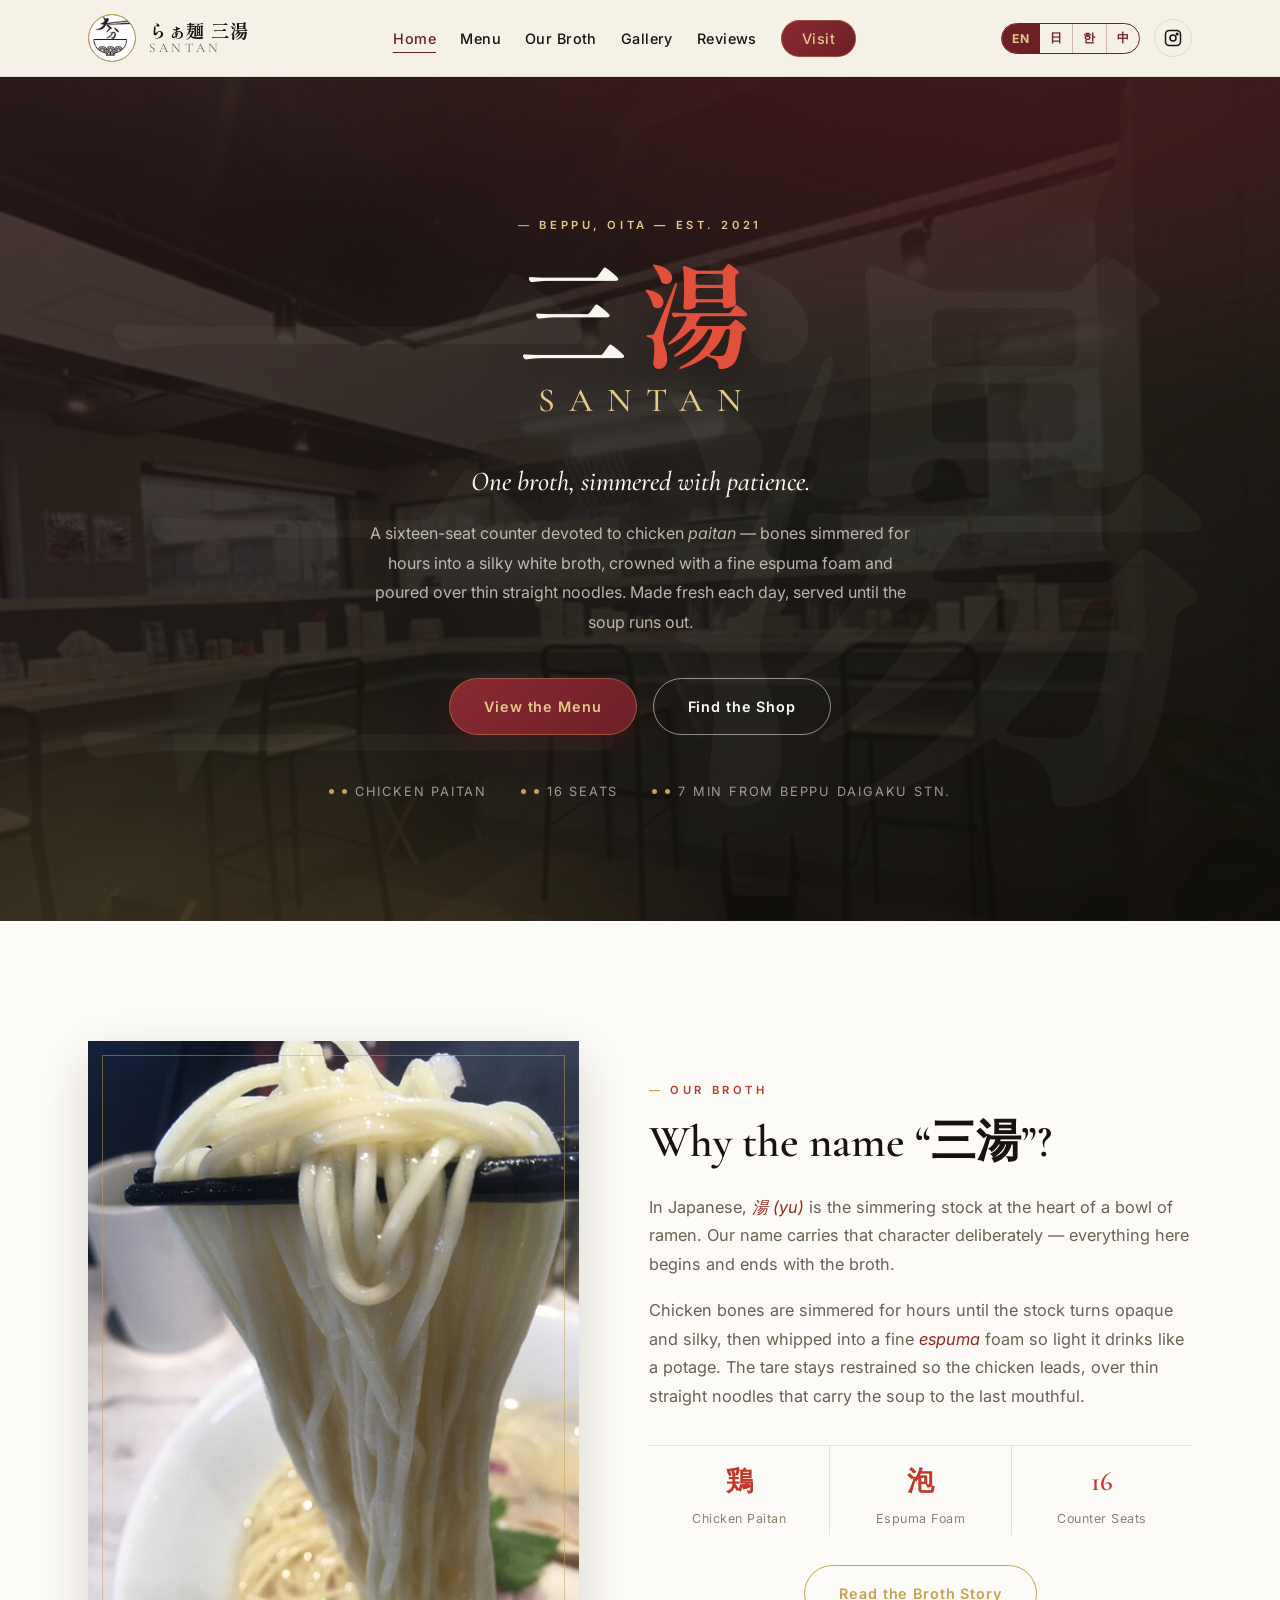
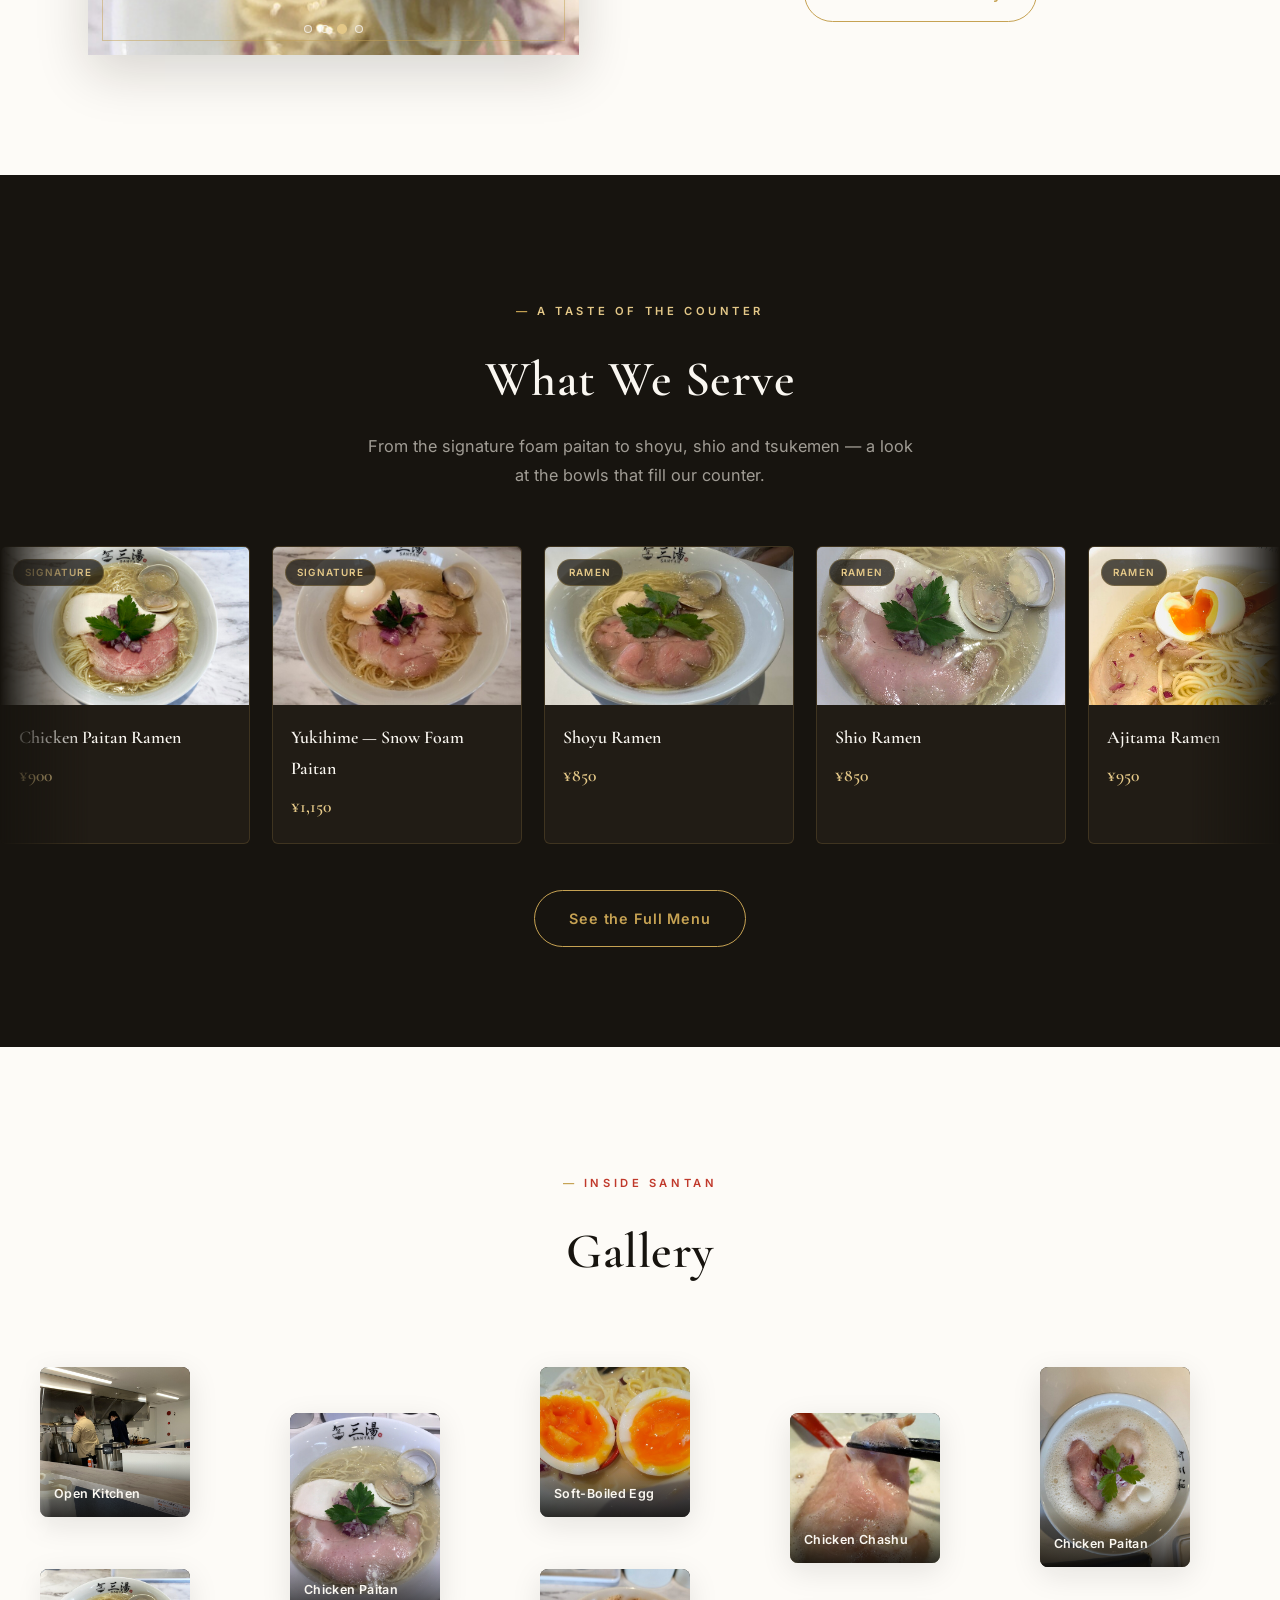
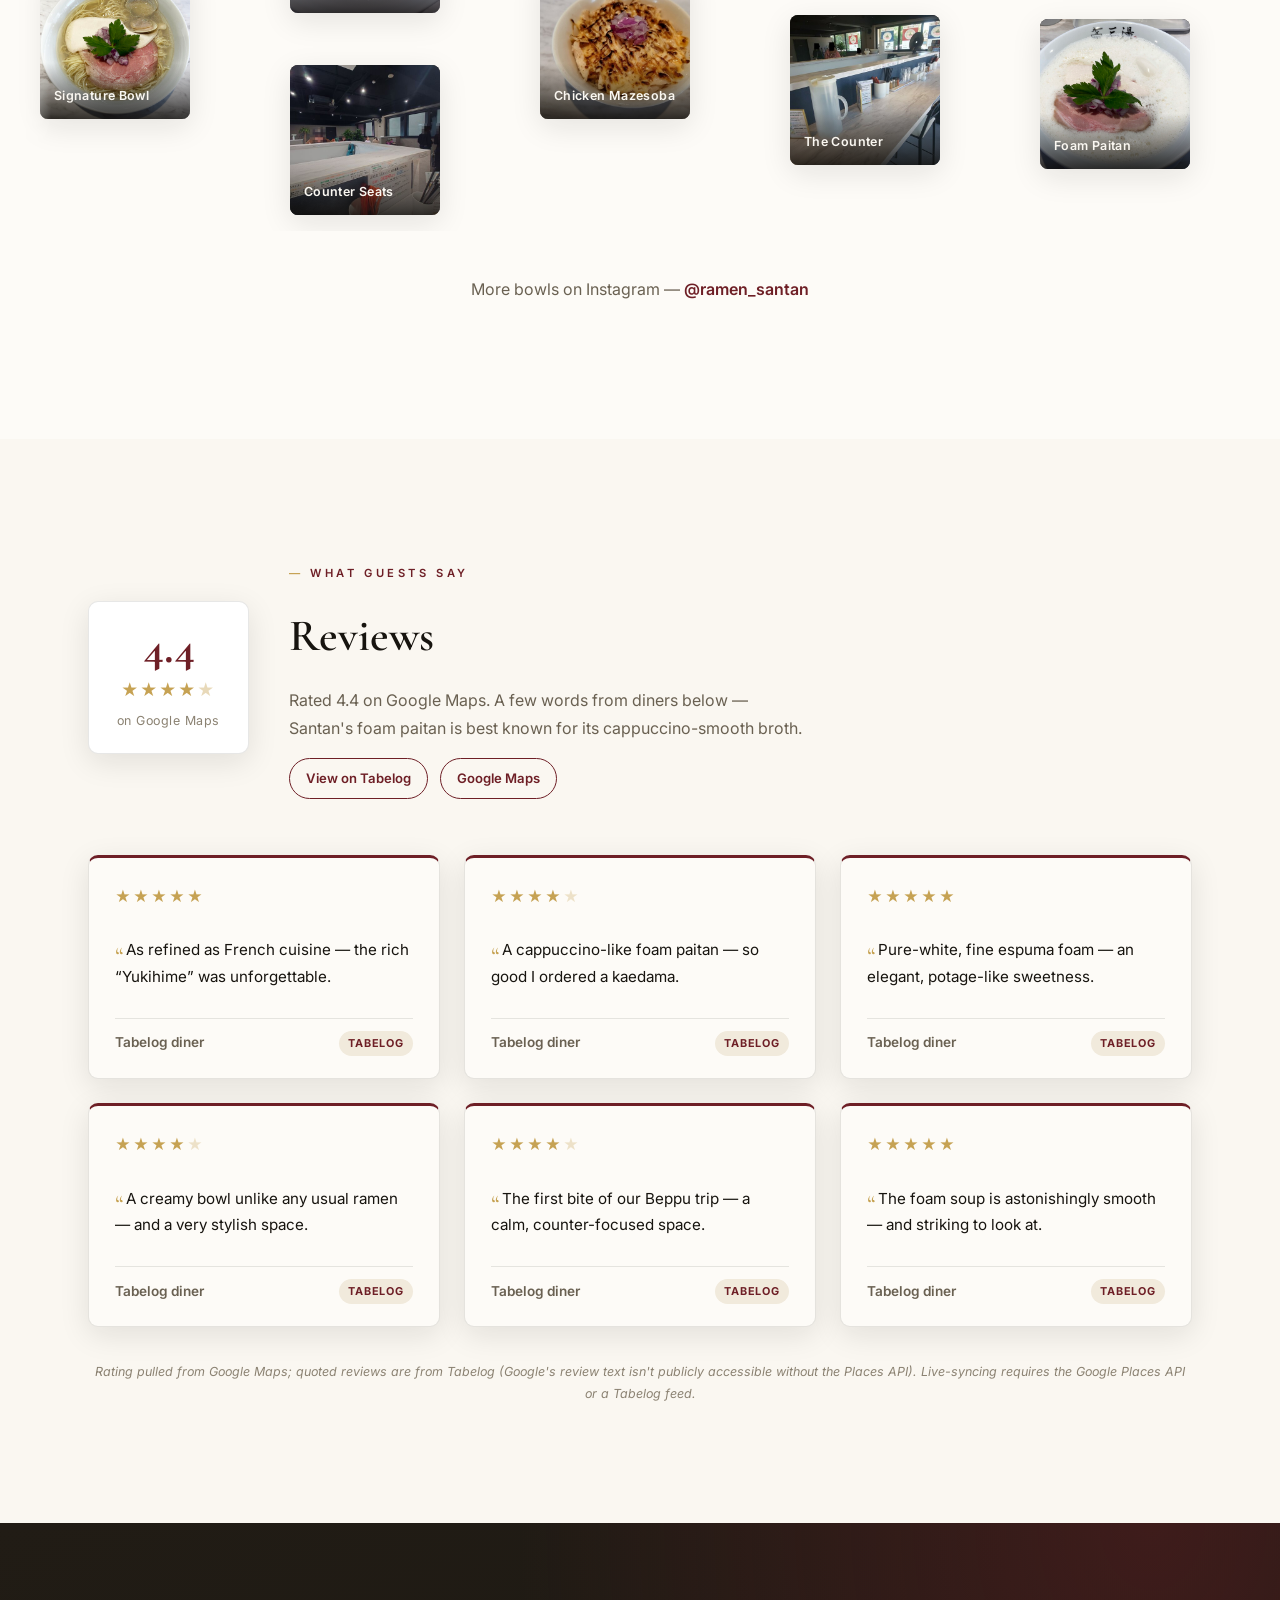
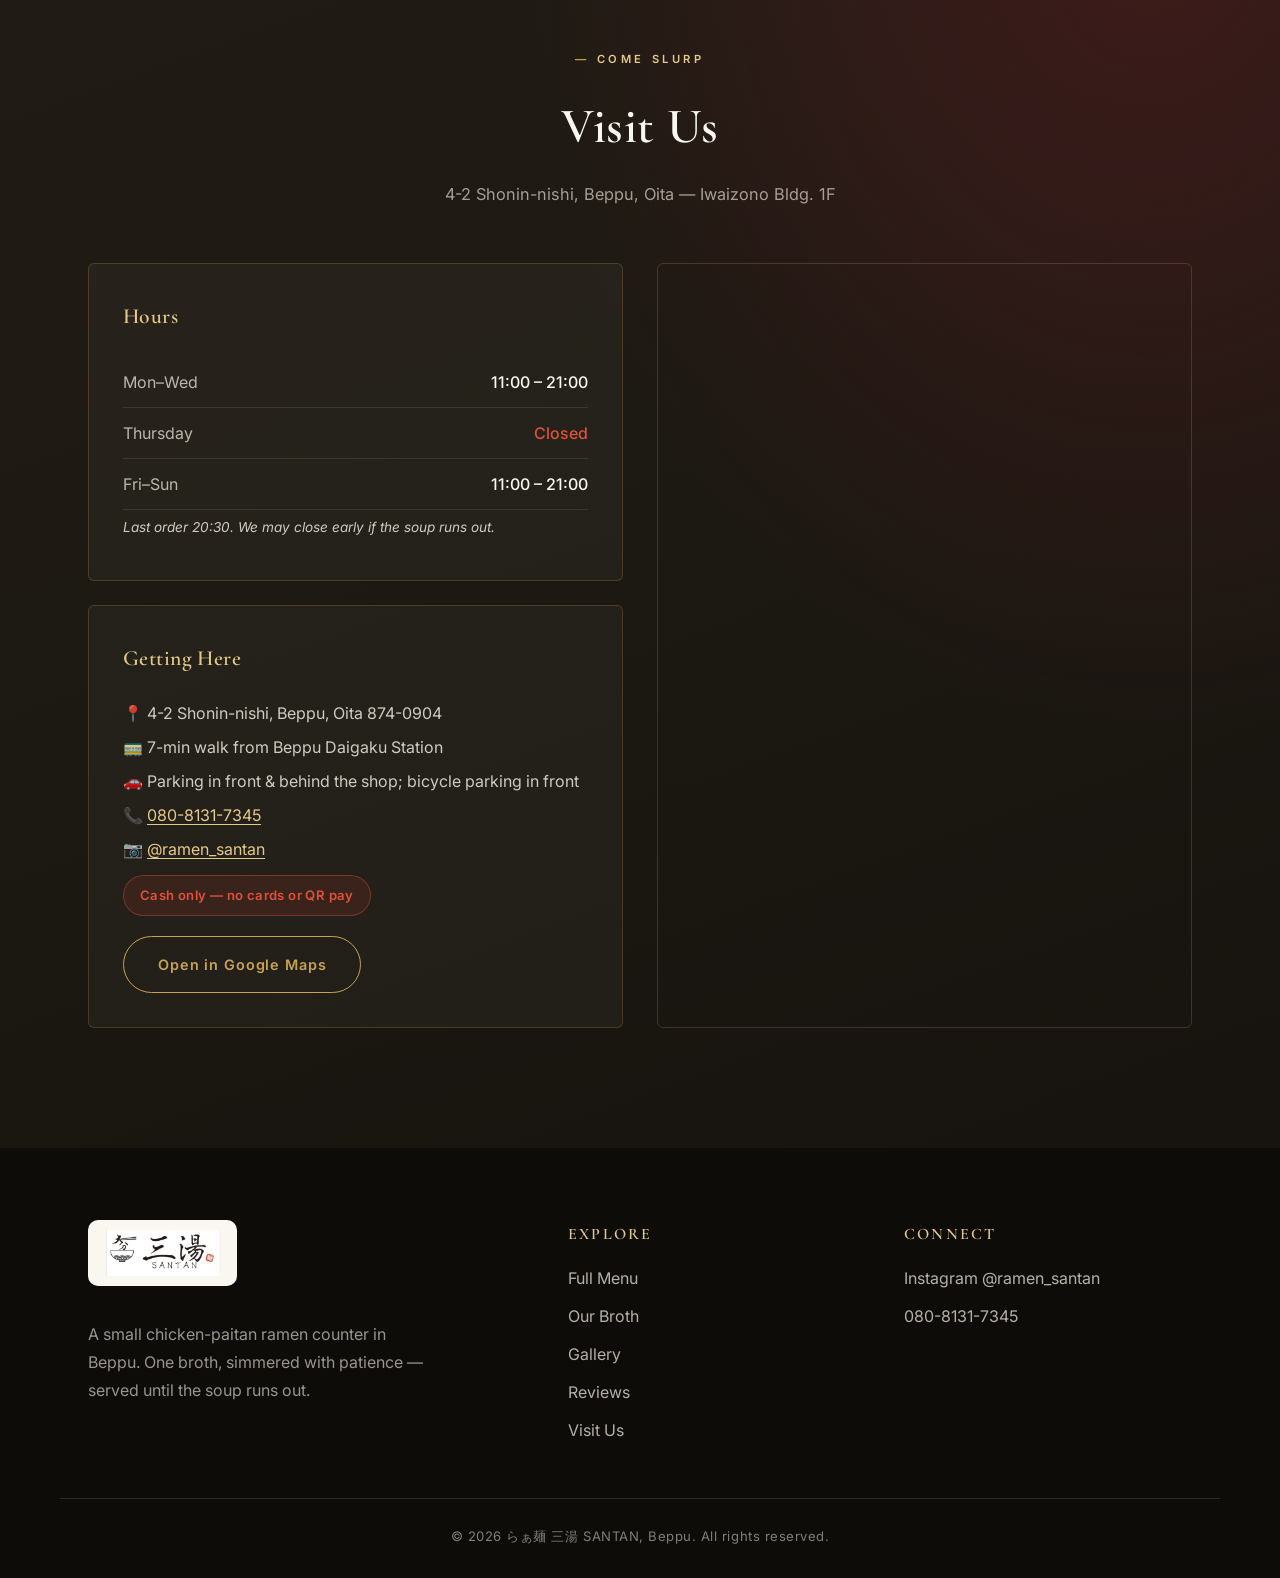
<file: index.html>
<!DOCTYPE html>
<html lang="en" data-lang="en">
<head>
<meta charset="UTF-8">
<meta name="viewport" content="width=device-width, initial-scale=1.0">
<title>SANTAN らぁ麺 三湯 | Chicken Paitan Ramen in Beppu</title>
<meta name="description" content="らぁ麺 三湯 (SANTAN) — a chicken-paitan ramen counter in Beppu, Oita. Hours-simmered chicken broth whipped into a silky espuma foam over thin straight noodles. EN / 日本語 / 한국어 / 中文.">
<link rel="preconnect" href="https://fonts.googleapis.com">
<link rel="preconnect" href="https://fonts.gstatic.com" crossorigin>
<link href="https://fonts.googleapis.com/css2?family=Cormorant+Garamond:ital,wght@0,500;0,600;0,700;1,500;1,600&family=Shippori+Mincho+B1:wght@500;600;700;800&family=Zen+Kaku+Gothic+New:wght@400;500;700&family=Noto+Sans+KR:wght@400;500;700&family=Noto+Sans+SC:wght@400;500;700&family=Inter:wght@400;500;600&display=swap" rel="stylesheet">
<link rel="stylesheet" href="css/style.css">
</head>
<body>

<header class="site-header">
  <div class="nav-wrap">
    <a href="index.html" class="logo">
      <span class="logo-badge"><img src="pictures/logo-badge.png" alt="Santan bowl mark"></span>
      <span class="logo-text">
        <span class="jp">らぁ麺 三湯</span>
        <span class="en">Santan</span>
      </span>
    </a>

    <nav class="main-nav" id="mainNav">
      <ul>
        <li><a href="index.html" class="active"><span class="lang-en">Home</span><span class="lang-jp">ホーム</span><span class="lang-ko">홈</span><span class="lang-zh">首页</span></a></li>
        <li><a href="menu.html"><span class="lang-en">Menu</span><span class="lang-jp">お品書き</span><span class="lang-ko">메뉴</span><span class="lang-zh">菜单</span></a></li>
        <li><a href="broth.html"><span class="lang-en">Our Broth</span><span class="lang-jp">こだわり</span><span class="lang-ko">육수 이야기</span><span class="lang-zh">汤头故事</span></a></li>
        <li><a href="index.html#gallery"><span class="lang-en">Gallery</span><span class="lang-jp">ギャラリー</span><span class="lang-ko">갤러리</span><span class="lang-zh">相册</span></a></li>
        <li><a href="index.html#reviews"><span class="lang-en">Reviews</span><span class="lang-jp">口コミ</span><span class="lang-ko">리뷰</span><span class="lang-zh">评价</span></a></li>
        <li><a href="index.html#visit" class="nav-cta"><span class="lang-en">Visit</span><span class="lang-jp">アクセス</span><span class="lang-ko">오시는 길</span><span class="lang-zh">到店</span></a></li>
      </ul>
    </nav>

    <div class="header-actions">
      <div class="lang-toggle" id="langToggle">
        <button data-lang="en" class="active" title="English">EN</button>
        <button data-lang="jp" title="日本語">日</button>
        <button data-lang="ko" title="한국어">한</button>
        <button data-lang="zh" title="中文">中</button>
      </div>
      <a class="insta-link" href="https://www.instagram.com/ramen_santan/" target="_blank" rel="noopener" aria-label="Instagram">
        <svg width="18" height="18" viewBox="0 0 24 24" fill="none" stroke="currentColor" stroke-width="2"><rect x="2" y="2" width="20" height="20" rx="5"/><circle cx="12" cy="12" r="4"/><circle cx="17.5" cy="6.5" r="1"/></svg>
      </a>
      <button class="hamburger" id="navToggle" aria-label="Menu" aria-expanded="false">
        <span></span><span></span><span></span>
      </button>
    </div>
  </div>
</header>

<section class="hero">
  <div class="hero-content">
    <span class="eyebrow"><span class="lang-en">Beppu, Oita — Est. 2021</span><span class="lang-jp">大分県別府市 — 2021年創業</span><span class="lang-ko">오이타현 벳푸시 — 2021년 오픈</span><span class="lang-zh">大分县别府市 — 2021年开业</span></span>
    <div class="hero-kanji">三<span>湯</span></div>
    <h1>Santan</h1>
    <p class="tagline">
      <span class="lang-en">One broth, simmered with patience.</span>
      <span class="lang-jp">一杯の白湯に、ひたむきな手間を。</span>
      <span class="lang-ko">한 그릇의 백탕에, 정성을 담아.</span>
      <span class="lang-zh">一碗白汤，慢火细熬。</span>
    </p>
    <p class="subtext">
      <span class="lang-en">A sixteen-seat counter devoted to chicken <em>paitan</em> — bones simmered for hours into a silky white broth, crowned with a fine espuma foam and poured over thin straight noodles. Made fresh each day, served until the soup runs out.</span>
      <span class="lang-jp">鶏白湯（とりぱいたん）ひとすじの、十六席の小さならぁ麺店。長時間炊いた白いスープに、きめ細かなエスプーマの泡をまとわせ、細ストレート麺に。毎日仕込み、スープがなくなり次第終了です。</span>
      <span class="lang-ko">닭 백탕(파이탄) 하나에 집중한 열여섯 석의 작은 라멘집. 오래 고아낸 뽀얀 국물 위에 고운 에스푸마 거품을 얹어 가는 스트레이트 면과 함께 냅니다. 매일 준비하며, 국물이 소진되면 영업을 마칩니다.</span>
      <span class="lang-zh">一家仅十六席、专注鸡白汤的小店。长时间熬煮的醇白汤头覆以细腻意式泡沫，配上纤细直面。每日新鲜熬制，汤尽即止。</span>
    </p>
    <div class="hero-ctas">
      <a href="menu.html" class="btn btn-primary"><span class="lang-en">View the Menu</span><span class="lang-jp">お品書きを見る</span><span class="lang-ko">메뉴 보기</span><span class="lang-zh">查看菜单</span></a>
      <a href="#visit" class="btn btn-outline"><span class="lang-en">Find the Shop</span><span class="lang-jp">アクセス</span><span class="lang-ko">오시는 길</span><span class="lang-zh">查看位置</span></a>
    </div>
    <div class="hero-meta">
      <span><span class="lang-en">Chicken Paitan</span><span class="lang-jp">鶏白湯専門</span><span class="lang-ko">닭 백탕 전문</span><span class="lang-zh">鸡白汤专门</span></span>
      <span><span class="lang-en">16 Seats</span><span class="lang-jp">全16席</span><span class="lang-ko">전 16석</span><span class="lang-zh">全16席</span></span>
      <span><span class="lang-en">7 min from Beppu Daigaku Stn.</span><span class="lang-jp">別府大学駅 徒歩7分</span><span class="lang-ko">벳푸대학역 도보 7분</span><span class="lang-zh">别府大学站步行7分</span></span>
    </div>
  </div>
</section>

<section class="about" id="about">
  <div class="container about-grid">
    <div class="about-photo" id="aboutSlideshow">
      <img class="slide active" src="pictures/interior-1.jpg" alt="Santan ramen counter, Beppu" onerror="this.style.display='none'">
      <img class="slide" src="pictures/broth.jpg" alt="Chicken paitan foam broth" onerror="this.style.display='none'">
      <img class="slide" src="pictures/noodles.jpg" alt="Thin straight noodles" onerror="this.style.display='none'">
      <img class="slide" src="pictures/counter.jpg" alt="Santan counter in Beppu" onerror="this.style.display='none'">
      <div class="slideshow-dots" role="tablist" aria-label="Photo slideshow">
        <button type="button" class="slideshow-dot active" aria-label="Slide 1"></button>
        <button type="button" class="slideshow-dot" aria-label="Slide 2"></button>
        <button type="button" class="slideshow-dot" aria-label="Slide 3"></button>
        <button type="button" class="slideshow-dot" aria-label="Slide 4"></button>
      </div>
    </div>
    <div class="about-text">
      <span class="eyebrow"><span class="lang-en">Our Broth</span><span class="lang-jp">三湯のこだわり</span><span class="lang-ko">육수 이야기</span><span class="lang-zh">汤头故事</span></span>
      <h2><span class="lang-en">Why the name “三湯”?</span><span class="lang-jp">「三湯（さんたん）」に込めた想い</span><span class="lang-ko">「三湯」이라는 이름에 담긴 뜻</span><span class="lang-zh">「三湯」之名的由来</span></h2>
      <p>
        <span class="lang-en">In Japanese, <em>湯 (yu)</em> is the simmering stock at the heart of a bowl of ramen. Our name carries that character deliberately — everything here begins and ends with the broth.</span>
        <span class="lang-jp">ラーメンの要となる出汁を表す「湯（ゆ）」の一字を、店名にあえて掲げました。ここでのすべては、スープに始まりスープに終わる。</span>
        <span class="lang-ko">라멘의 핵심인 육수를 뜻하는 ‘湯(유)’라는 글자를 상호에 담았습니다. 이곳의 모든 것은 국물로 시작해 국물로 끝납니다.</span>
        <span class="lang-zh">「湯（yu）」是拉面灵魂所在的高汤。我们特意将这个字放入店名——这里的一切，始于汤头，终于汤头。</span>
      </p>
      <p>
        <span class="lang-en">Chicken bones are simmered for hours until the stock turns opaque and silky, then whipped into a fine <em>espuma</em> foam so light it drinks like a potage. The tare stays restrained so the chicken leads, over thin straight noodles that carry the soup to the last mouthful.</span>
        <span class="lang-jp">鶏ガラを何時間も炊き、白く濁るまで旨味を引き出したスープを、きめ細かなエスプーマの泡に。ポタージュのように軽やかな口当たりです。タレは控えめに、鶏を主役に。細ストレート麺が最後の一口までスープを運びます。</span>
        <span class="lang-ko">닭 뼈를 몇 시간이고 고아 뽀얗게 우러난 국물을 고운 <em>에스푸마</em> 거품으로 만들어 포타주처럼 가볍게 넘어갑니다. 타레는 절제해 닭이 주인공이 되고, 가는 스트레이트 면이 마지막 한 입까지 국물을 실어 나릅니다.</span>
        <span class="lang-zh">鸡骨慢熬数小时，直至汤色乳白、鲜味尽出，再打成细腻的<em>意式泡沫</em>，轻盈如浓汤般顺口。调味克制，让鸡本味当主角，纤细直面将汤头送至最后一口。</span>
      </p>
      <div class="about-badges">
        <div class="about-badge"><strong>鶏</strong><span class="lang-en">Chicken Paitan</span><span class="lang-jp">鶏白湯専門</span><span class="lang-ko">닭 백탕 전문</span><span class="lang-zh">鸡白汤专门</span></div>
        <div class="about-badge"><strong>泡</strong><span class="lang-en">Espuma Foam</span><span class="lang-jp">エスプーマ仕立て</span><span class="lang-ko">에스푸마 거품</span><span class="lang-zh">意式泡沫</span></div>
        <div class="about-badge"><strong>16</strong><span class="lang-en">Counter Seats</span><span class="lang-jp">全16席</span><span class="lang-ko">전 16석</span><span class="lang-zh">全16席</span></div>
      </div>
      <div class="hero-ctas" style="margin-top:30px;">
        <a href="broth.html" class="btn btn-brass"><span class="lang-en">Read the Broth Story</span><span class="lang-jp">三湯の物語を読む</span><span class="lang-ko">육수 이야기 읽기</span><span class="lang-zh">阅读汤头故事</span></a>
      </div>
    </div>
  </div>
</section>

<section class="menu-preview" id="menu-preview">
  <div class="container section-heading">
    <span class="eyebrow"><span class="lang-en">A Taste of the Counter</span><span class="lang-jp">お品書きより</span><span class="lang-ko">카운터의 맛</span><span class="lang-zh">一窥菜单</span></span>
    <h2><span class="lang-en">What We Serve</span><span class="lang-jp">三湯の一杯</span><span class="lang-ko">三湯의 한 그릇</span><span class="lang-zh">三湯的一碗</span></h2>
    <p>
      <span class="lang-en">From the signature foam paitan to shoyu, shio and tsukemen — a look at the bowls that fill our counter.</span>
      <span class="lang-jp">看板の泡白湯から、醤油・塩・つけ麺まで。三湯を彩る一杯をご紹介します。</span>
      <span class="lang-ko">간판 거품 백탕부터 쇼유·시오·츠케멘까지. 三湯을 채우는 한 그릇을 소개합니다.</span>
      <span class="lang-zh">从招牌泡沫白汤到酱油、盐味与蘸面——一览我们吧台上的每一碗。</span>
    </p>
  </div>

  <div class="slider-track-wrap">
    <div class="slider-track" id="sliderTrack">
      <!-- filled by js/render-menu.js from window.MENU_DATA (js/menu-data.js) -->
    </div>
  </div>

  <div class="menu-preview-cta">
    <a href="menu.html" class="btn btn-brass"><span class="lang-en">See the Full Menu</span><span class="lang-jp">お品書きをすべて見る</span><span class="lang-ko">전체 메뉴 보기</span><span class="lang-zh">查看完整菜单</span></a>
  </div>
</section>

<section class="gallery" id="gallery">
  <div class="container section-heading">
    <span class="eyebrow"><span class="lang-en">Inside Santan</span><span class="lang-jp">店内の様子</span><span class="lang-ko">三湯 매장</span><span class="lang-zh">走进三湯</span></span>
    <h2><span class="lang-en">Gallery</span><span class="lang-jp">ギャラリー</span><span class="lang-ko">갤러리</span><span class="lang-zh">相册</span></h2>
  </div>
  <div class="gallery-track-wrap">
    <div class="gallery-track" id="galleryTrack">
      <!-- filled by js/gallery.js from window.GALLERY_DATA (js/gallery-data.js) -->
    </div>
  </div>
  <div class="container gallery-follow">
    <p><span class="lang-en">More bowls on Instagram — </span><span class="lang-jp">最新の一杯はこちら：</span><span class="lang-ko">인스타그램에서 더 보기 — </span><span class="lang-zh">更多请见 Instagram — </span><a href="https://www.instagram.com/ramen_santan/" target="_blank" rel="noopener">@ramen_santan</a></p>
  </div>
</section>

<section class="reviews" id="reviews">
  <div class="reviews-head">
    <div class="reviews-score-group">
      <div class="reviews-score">
        <div class="num">4.4</div>
        <div class="stars" aria-label="4.4 out of 5">★★★★<span style="opacity:.4">★</span></div>
        <div class="count"><span class="lang-en">on Google Maps</span><span class="lang-jp">Googleマップ評価</span><span class="lang-ko">구글 지도 평점</span><span class="lang-zh">谷歌地图评分</span></div>
      </div>
    </div>
    <div class="reviews-intro">
      <span class="eyebrow"><span class="lang-en">What Guests Say</span><span class="lang-jp">お客様の声</span><span class="lang-ko">손님들의 후기</span><span class="lang-zh">顾客评价</span></span>
      <h2><span class="lang-en">Reviews</span><span class="lang-jp">口コミ</span><span class="lang-ko">리뷰</span><span class="lang-zh">评价</span></h2>
      <p>
        <span class="lang-en">Rated 4.4 on Google Maps. A few words from diners below — Santan's foam paitan is best known for its cappuccino-smooth broth.</span>
        <span class="lang-jp">Googleマップで4.4の評価。お客様の声より — 三湯の泡白湯は、カプチーノのように滑らかなスープで知られています。</span>
        <span class="lang-ko">구글 지도 4.4점. 손님들의 후기 — 三湯의 거품 백탕은 카푸치노처럼 부드러운 국물로 유명합니다.</span>
        <span class="lang-zh">谷歌地图评分4.4。摘自食客留言——三湯的泡沫白汤以卡布奇诺般顺滑的汤头著称。</span>
      </p>
      <div class="reviews-sources">
        <a class="review-source-btn" href="https://tabelog.com/en/oita/A4402/A440202/44012525/dtlrvwlst/" target="_blank" rel="noopener">
          <span class="lang-en">View on Tabelog</span><span class="lang-jp">食べログで見る</span><span class="lang-ko">타베로그에서 보기</span><span class="lang-zh">在食べログ查看</span>
        </a>
        <a class="review-source-btn" href="https://www.google.com/maps/search/?api=1&query=%E3%82%89%E3%81%81%E9%BA%BA+%E4%B8%89%E6%B9%AF+%E5%88%A5%E5%BA%9C" target="_blank" rel="noopener">
          <span class="lang-en">Google Maps</span><span class="lang-jp">Googleマップ</span><span class="lang-ko">구글 지도</span><span class="lang-zh">谷歌地图</span>
        </a>
      </div>
    </div>
  </div>

  <div class="reviews-grid" id="reviewsGrid">
    <!-- filled by js/reviews.js from window.SANTAN_REVIEWS -->
  </div>

  <p class="reviews-disclaimer">
    <span class="lang-en">Rating pulled from Google Maps; quoted reviews are from Tabelog (Google's review text isn't publicly accessible without the Places API). Live-syncing requires the Google Places API or a Tabelog feed.</span>
    <span class="lang-jp">評価はGoogleマップより取得。掲載の口コミ本文は食べログからの引用です（Googleのレビュー本文はPlaces APIなしでは取得できません）。自動連携にはGoogle Places APIまたは食べログ連携が必要です。</span>
    <span class="lang-ko">평점은 구글 지도에서 가져왔습니다. 인용된 후기 본문은 타베로그의 것입니다(구글 리뷰 본문은 Places API 없이는 가져올 수 없습니다). 실시간 연동에는 Google Places API 또는 타베로그 피드가 필요합니다.</span>
    <span class="lang-zh">评分取自谷歌地图；引用的评价文字来自食べログ（谷歌的评价原文在没有 Places API 时无法公开获取）。实时同步需使用 Google Places API 或食べログ数据源。</span>
  </p>
</section>

<section class="visit" id="visit">
  <div class="container section-heading">
    <span class="eyebrow"><span class="lang-en">Come Slurp</span><span class="lang-jp">ぜひお越しください</span><span class="lang-ko">오시는 길</span><span class="lang-zh">欢迎光临</span></span>
    <h2><span class="lang-en">Visit Us</span><span class="lang-jp">アクセス</span><span class="lang-ko">오시는 길</span><span class="lang-zh">到店信息</span></h2>
    <p><span class="lang-en">4-2 Shonin-nishi, Beppu, Oita — Iwaizono Bldg. 1F</span><span class="lang-jp">〒874-0904 大分県別府市上人西4-2 祝園ビル1F</span><span class="lang-ko">오이타현 벳푸시 조닌니시 4-2 이와이조노 빌딩 1F</span><span class="lang-zh">大分县别府市上人西4-2 祝园大厦1F</span></p>
  </div>

  <div class="container visit-grid">
    <div class="visit-cards-col">
      <div class="visit-card">
        <h3><span class="lang-en">Hours</span><span class="lang-jp">営業時間</span><span class="lang-ko">영업시간</span><span class="lang-zh">营业时间</span></h3>
        <div class="visit-row"><span class="day"><span class="lang-en">Mon–Wed</span><span class="lang-jp">月〜水</span><span class="lang-ko">월~수</span><span class="lang-zh">周一至周三</span></span><span class="time">11:00 – 21:00</span></div>
        <div class="visit-row closed"><span class="day"><span class="lang-en">Thursday</span><span class="lang-jp">木曜日</span><span class="lang-ko">목요일</span><span class="lang-zh">周四</span></span><span class="time"><span class="lang-en">Closed</span><span class="lang-jp">定休日</span><span class="lang-ko">휴무</span><span class="lang-zh">休息</span></span></div>
        <div class="visit-row"><span class="day"><span class="lang-en">Fri–Sun</span><span class="lang-jp">金〜日</span><span class="lang-ko">금~일</span><span class="lang-zh">周五至周日</span></span><span class="time">11:00 – 21:00</span></div>
        <p class="visit-note"><span class="lang-en">Last order 20:30. We may close early if the soup runs out.</span><span class="lang-jp">ラストオーダー20:30。スープがなくなり次第、早じまいする場合がございます。</span><span class="lang-ko">라스트 오더 20:30. 국물이 소진되면 조기 마감할 수 있습니다.</span><span class="lang-zh">最后点单 20:30，汤尽或提前打烊。</span></p>
      </div>

      <div class="visit-card">
        <h3><span class="lang-en">Getting Here</span><span class="lang-jp">お越しの方へ</span><span class="lang-ko">오시는 길</span><span class="lang-zh">交通方式</span></h3>
        <p>📍 <span class="lang-en">4-2 Shonin-nishi, Beppu, Oita 874-0904</span><span class="lang-jp">〒874-0904 大分県別府市上人西4-2 祝園ビル1F</span><span class="lang-ko">오이타현 벳푸시 조닌니시 4-2 이와이조노 빌딩 1F</span><span class="lang-zh">大分县别府市上人西4-2 祝园大厦1F</span></p>
        <p>🚃 <span class="lang-en">7-min walk from Beppu Daigaku Station</span><span class="lang-jp">別府大学駅より徒歩7分</span><span class="lang-ko">벳푸대학역에서 도보 7분</span><span class="lang-zh">别府大学站步行7分</span></p>
        <p>🚗 <span class="lang-en">Parking in front &amp; behind the shop; bicycle parking in front</span><span class="lang-jp">店舗前・裏に駐車場、店前に駐輪場あり</span><span class="lang-ko">가게 앞·뒤 주차장, 앞쪽 자전거 주차 가능</span><span class="lang-zh">店前与店后设停车场，店前有自行车停放处</span></p>
        <p>📞 <a href="tel:08081317345">080-8131-7345</a></p>
        <p>📷 <a href="https://www.instagram.com/ramen_santan/" target="_blank" rel="noopener">@ramen_santan</a></p>
        <span class="pay-note"><span class="lang-en">Cash only — no cards or QR pay</span><span class="lang-jp">現金のみ（カード・QR決済不可）</span><span class="lang-ko">현금만 가능 (카드·QR 불가)</span><span class="lang-zh">仅收现金（不支持刷卡与二维码）</span></span>
        <div class="hero-ctas" style="justify-content:flex-start; margin-top:20px;">
          <a class="btn btn-brass" href="https://www.google.com/maps/search/?api=1&query=%E3%82%89%E3%81%81%E9%BA%BA+%E4%B8%89%E6%B9%AF+%E5%88%A5%E5%BA%9C" target="_blank" rel="noopener">
            <span class="lang-en">Open in Google Maps</span><span class="lang-jp">Googleマップで見る</span><span class="lang-ko">구글 지도에서 보기</span><span class="lang-zh">在谷歌地图查看</span>
          </a>
        </div>
      </div>
    </div>
    <div class="map-embed">
      <iframe
        src="https://www.google.com/maps?q=%E5%A4%A7%E5%88%86%E7%9C%8C%E5%88%A5%E5%BA%9C%E5%B8%82%E4%B8%8A%E4%BA%BA%E8%A5%BF4-2&z=16&output=embed"
        loading="lazy"
        referrerpolicy="no-referrer-when-downgrade"
        title="Santan location map"></iframe>
    </div>
  </div>
</section>

<footer class="site-footer">
  <div class="container footer-grid">
    <div>
      <div class="footer-logo-card">
        <img src="pictures/logo-full.png" alt="らぁ麺 三湯 SANTAN logo">
      </div>
      <p style="max-width: 340px; color: rgba(245,240,230,0.6);">
        <span class="lang-en">A small chicken-paitan ramen counter in Beppu. One broth, simmered with patience — served until the soup runs out.</span>
        <span class="lang-jp">別府の小さな鶏白湯らぁ麺店。一杯の白湯にひたむきな手間を込めて、スープがなくなり次第終了。</span>
        <span class="lang-ko">벳푸의 작은 닭 백탕 라멘집. 한 그릇의 백탕에 정성을 담아, 국물이 소진되면 영업을 마칩니다.</span>
        <span class="lang-zh">别府一家小小的鸡白汤拉面店。一碗白汤，慢火细熬，汤尽即止。</span>
      </p>
    </div>
    <div>
      <h4><span class="lang-en">Explore</span><span class="lang-jp">メニュー</span><span class="lang-ko">둘러보기</span><span class="lang-zh">探索</span></h4>
      <ul>
        <li><a href="menu.html"><span class="lang-en">Full Menu</span><span class="lang-jp">お品書き</span><span class="lang-ko">전체 메뉴</span><span class="lang-zh">完整菜单</span></a></li>
        <li><a href="broth.html"><span class="lang-en">Our Broth</span><span class="lang-jp">こだわり</span><span class="lang-ko">육수 이야기</span><span class="lang-zh">汤头故事</span></a></li>
        <li><a href="index.html#gallery"><span class="lang-en">Gallery</span><span class="lang-jp">ギャラリー</span><span class="lang-ko">갤러리</span><span class="lang-zh">相册</span></a></li>
        <li><a href="index.html#reviews"><span class="lang-en">Reviews</span><span class="lang-jp">口コミ</span><span class="lang-ko">리뷰</span><span class="lang-zh">评价</span></a></li>
        <li><a href="index.html#visit"><span class="lang-en">Visit Us</span><span class="lang-jp">アクセス</span><span class="lang-ko">오시는 길</span><span class="lang-zh">到店</span></a></li>
      </ul>
    </div>
    <div>
      <h4><span class="lang-en">Connect</span><span class="lang-jp">つながる</span><span class="lang-ko">연결</span><span class="lang-zh">联系</span></h4>
      <ul>
        <li><a href="https://www.instagram.com/ramen_santan/" target="_blank" rel="noopener">Instagram @ramen_santan</a></li>
        <li><a href="tel:08081317345">080-8131-7345</a></li>
      </ul>
    </div>
  </div>
  <div class="container footer-bottom">
    <span class="lang-en">© 2026 らぁ麺 三湯 SANTAN, Beppu. All rights reserved.</span>
    <span class="lang-jp">© 2026 らぁ麺 三湯 SANTAN, Beppu. 別府より、心を込めて。</span>
    <span class="lang-ko">© 2026 らぁ麺 三湯 SANTAN, Beppu. 벳푸에서 정성을 담아.</span>
    <span class="lang-zh">© 2026 らぁ麺 三湯 SANTAN, Beppu. 別府用心呈上。</span>
  </div>
</footer>

<script src="js/menu-data.js"></script>
<script src="js/render-menu.js"></script>
<script src="js/gallery-data.js"></script>
<script src="js/gallery.js"></script>
<script src="js/reviews.js"></script>
<script src="js/main.js"></script>
</body>
</html>
</file>
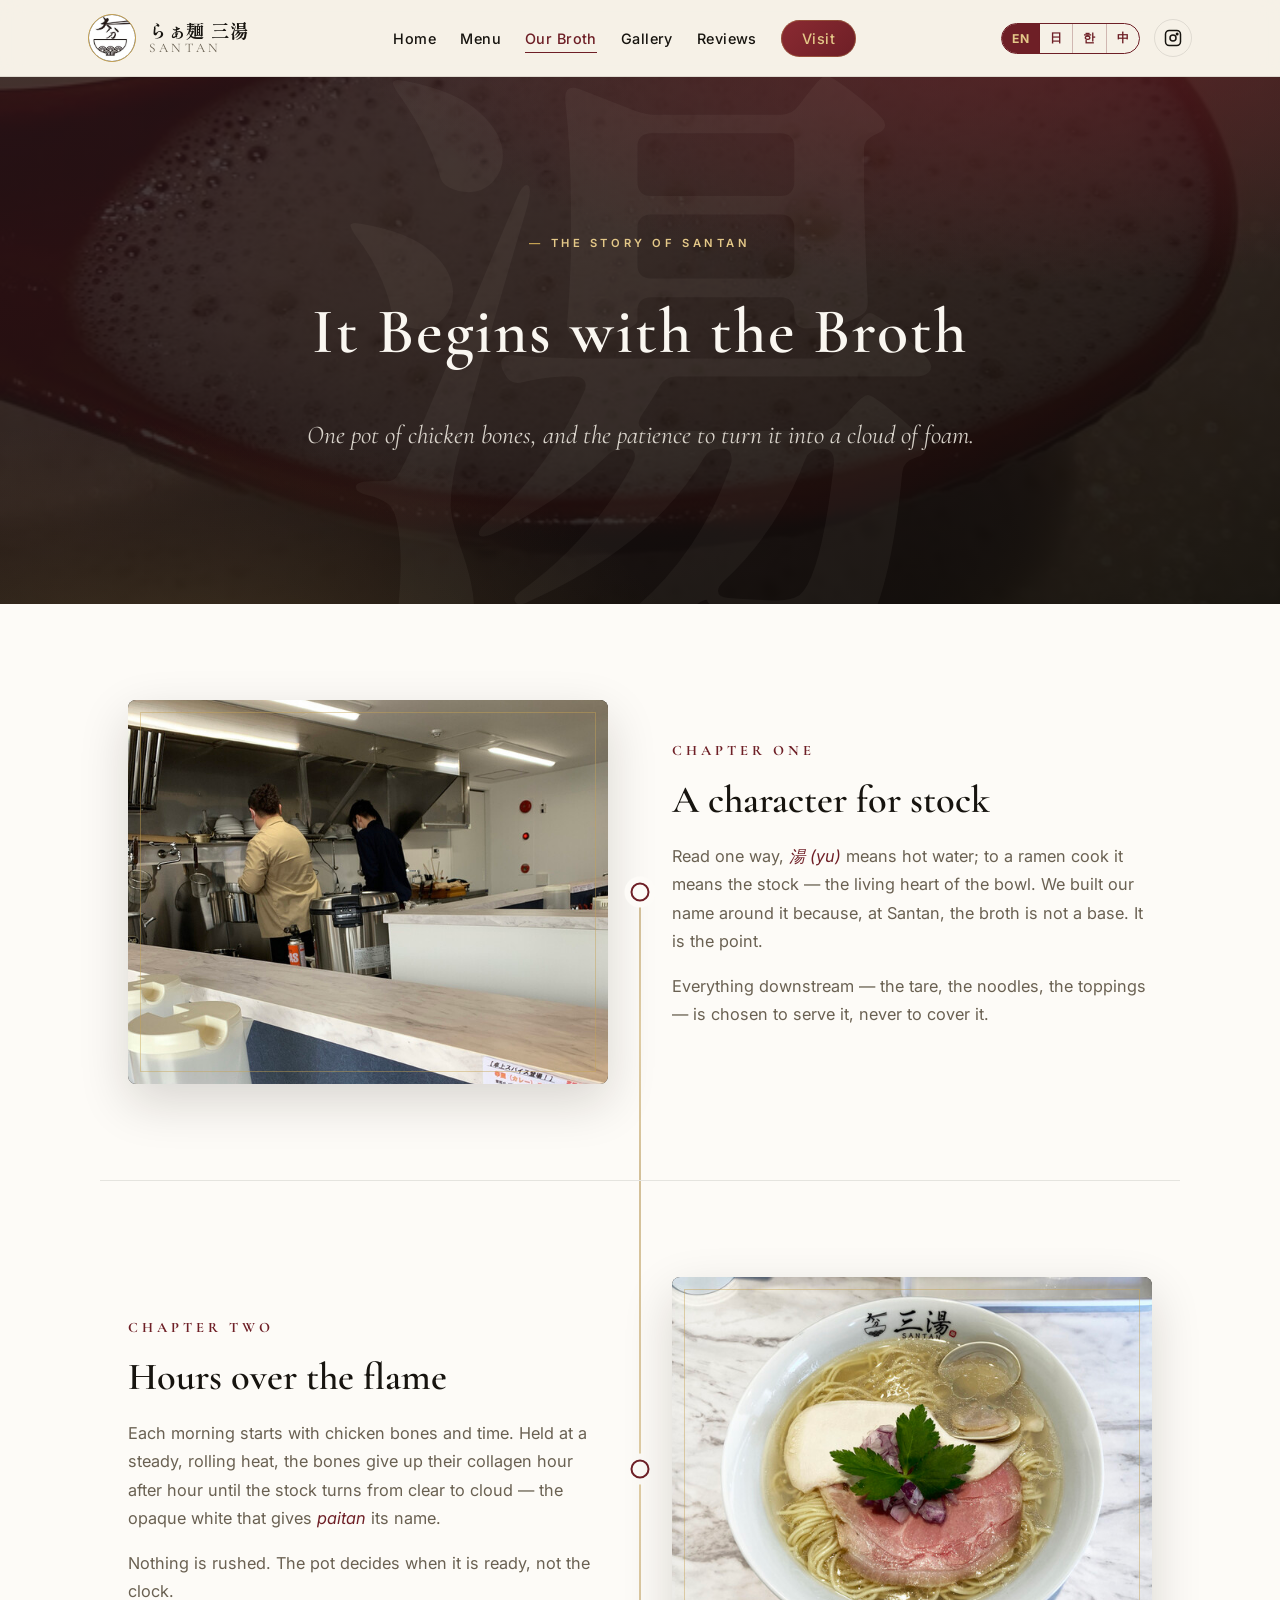
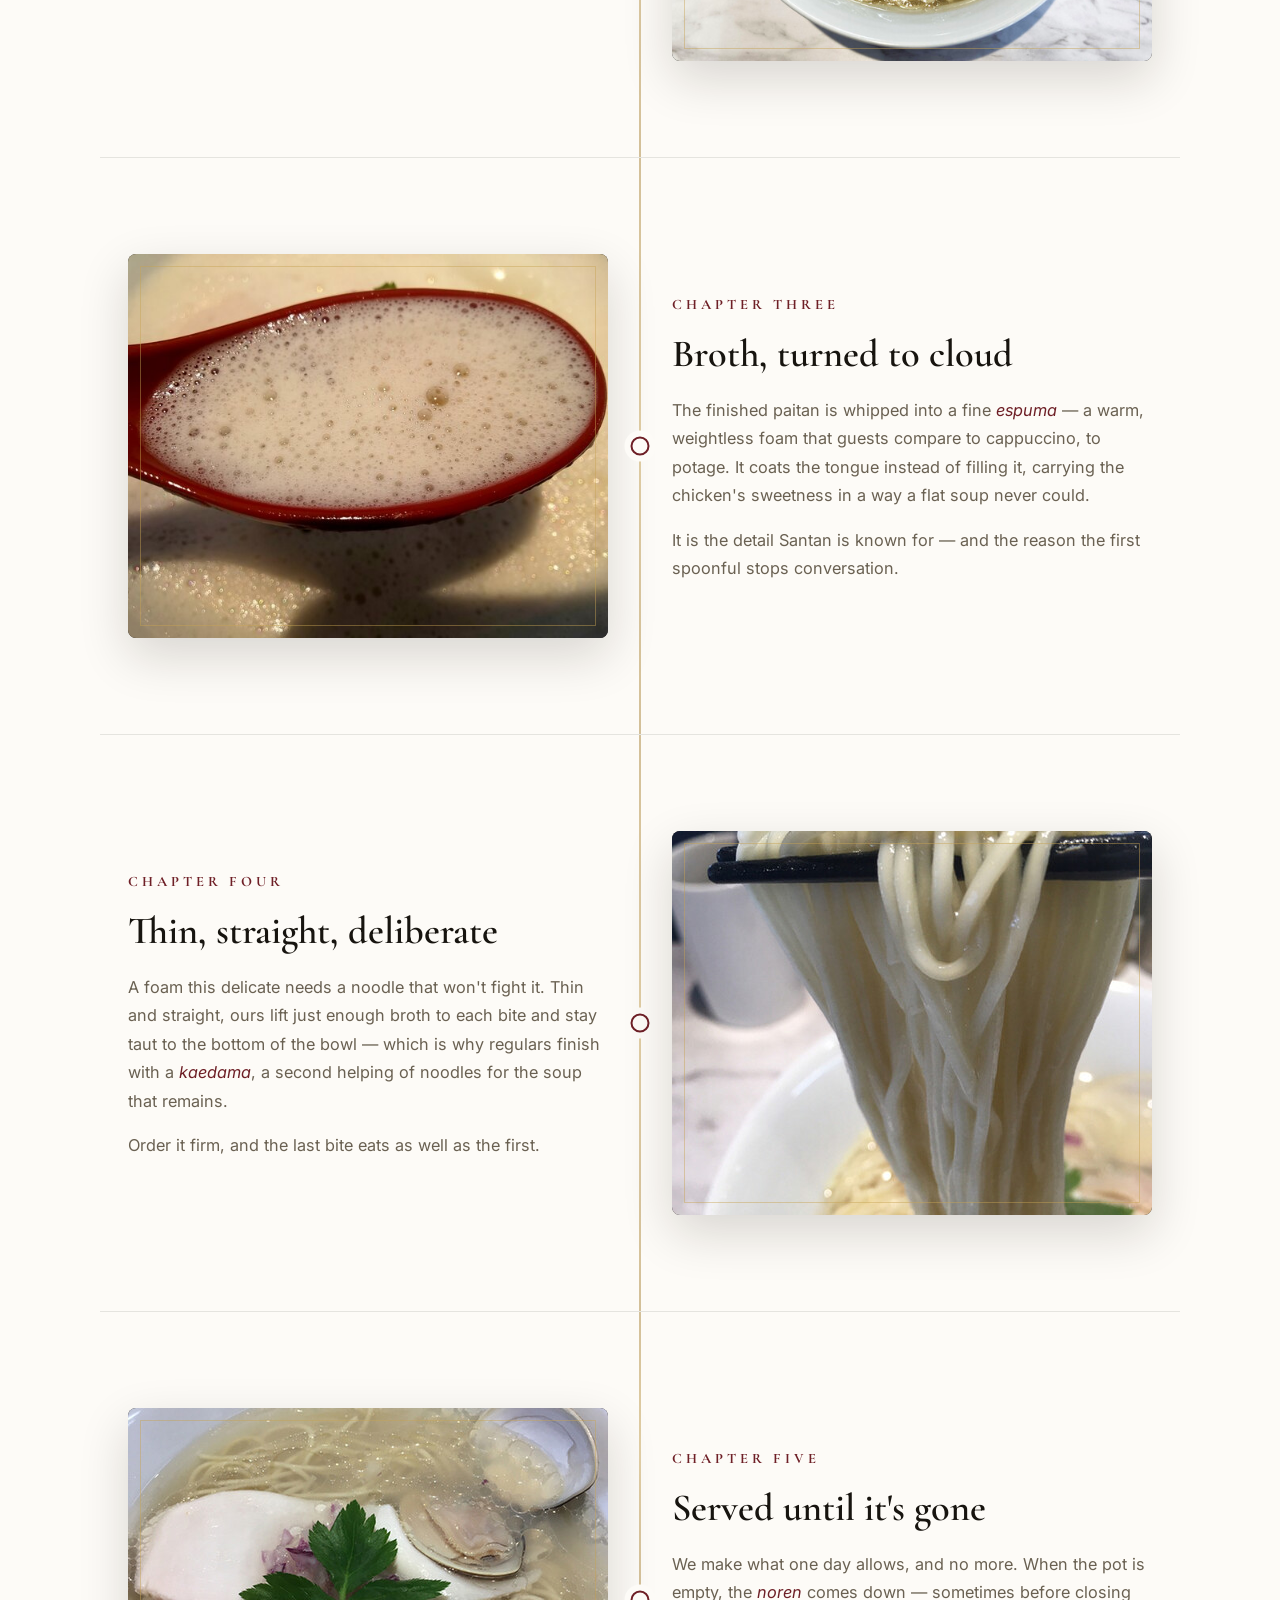
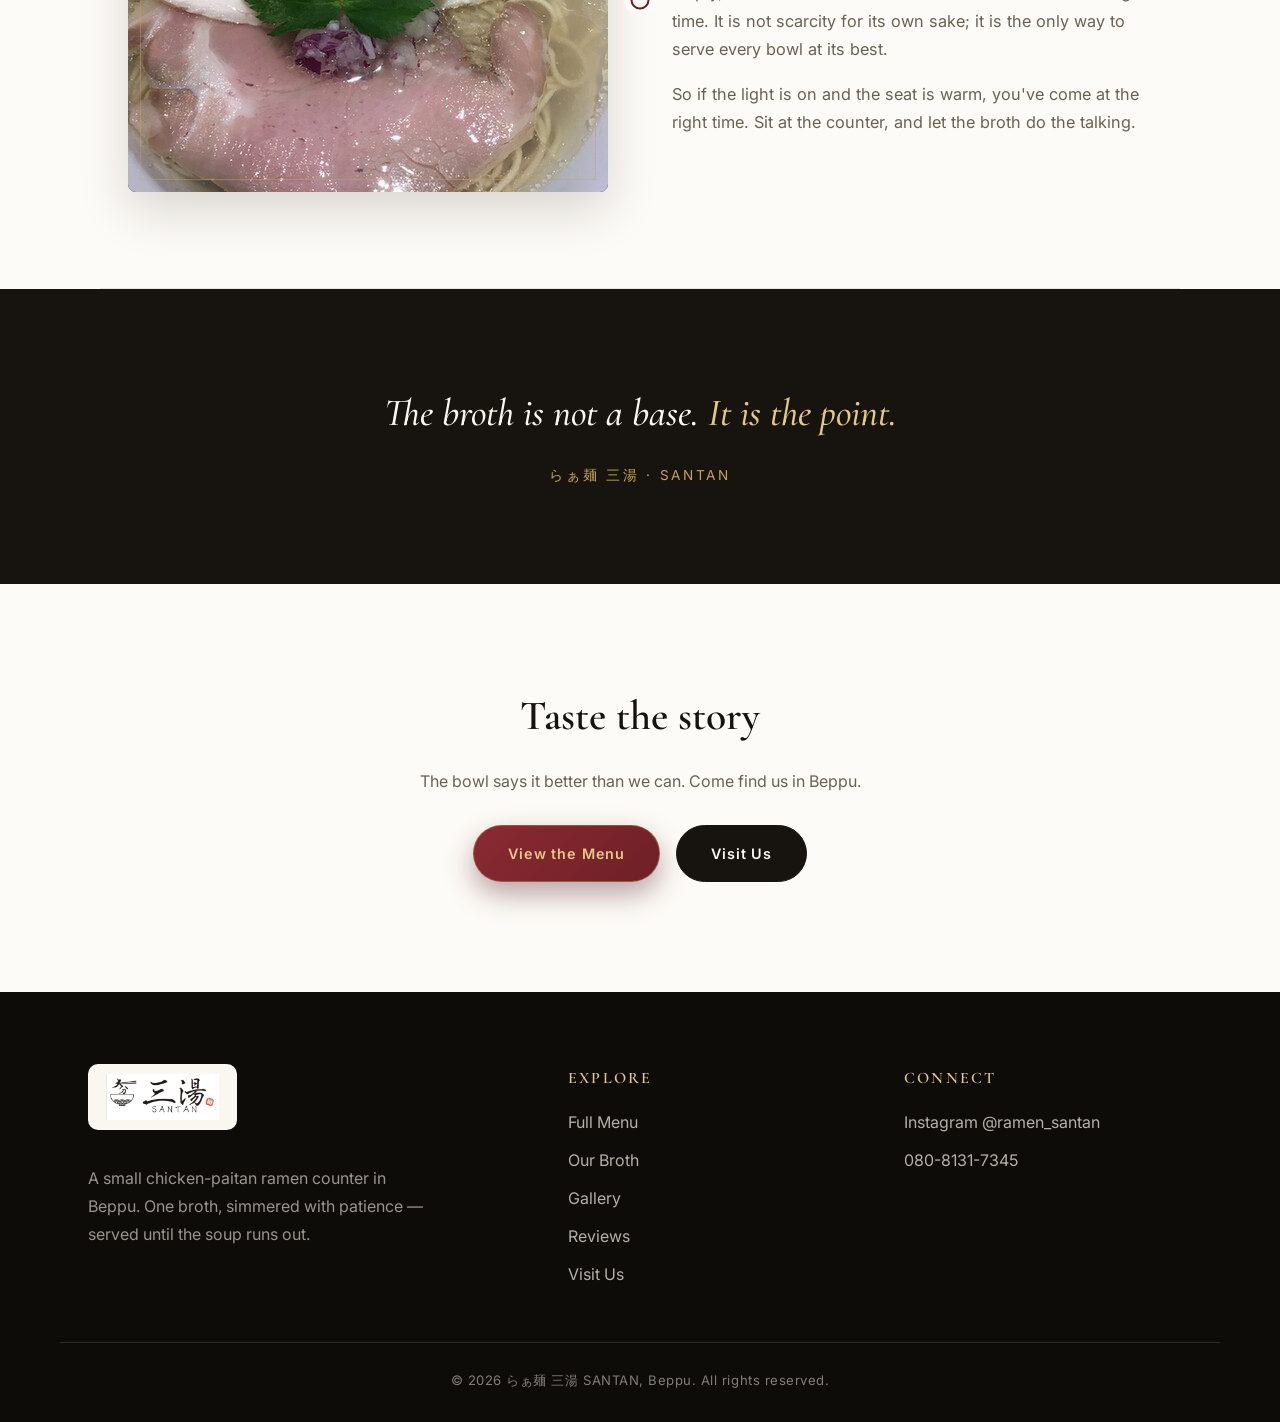
<file: broth.html>
<!DOCTYPE html>
<html lang="en" data-lang="en">
<head>
<meta charset="UTF-8">
<meta name="viewport" content="width=device-width, initial-scale=1.0">
<title>The Broth Story | SANTAN らぁ麺 三湯 — Beppu</title>
<meta name="description" content="How らぁ麺 三湯 SANTAN turns a pot of chicken bones into a cloud of espuma foam — the story of the broth, in five chapters. EN / 日本語 / 한국어 / 中文.">
<link rel="preconnect" href="https://fonts.googleapis.com">
<link rel="preconnect" href="https://fonts.gstatic.com" crossorigin>
<link href="https://fonts.googleapis.com/css2?family=Cormorant+Garamond:ital,wght@0,500;0,600;0,700;1,500;1,600&family=Shippori+Mincho+B1:wght@500;600;700;800&family=Zen+Kaku+Gothic+New:wght@400;500;700&family=Noto+Sans+KR:wght@400;500;700&family=Noto+Sans+SC:wght@400;500;700&family=Inter:wght@400;500;600&display=swap" rel="stylesheet">
<link rel="stylesheet" href="css/style.css">
</head>
<body>

<header class="site-header">
  <div class="nav-wrap">
    <a href="index.html" class="logo">
      <span class="logo-badge"><img src="pictures/logo-badge.png" alt="Santan bowl mark"></span>
      <span class="logo-text">
        <span class="jp">らぁ麺 三湯</span>
        <span class="en">Santan</span>
      </span>
    </a>

    <nav class="main-nav" id="mainNav">
      <ul>
        <li><a href="index.html"><span class="lang-en">Home</span><span class="lang-jp">ホーム</span><span class="lang-ko">홈</span><span class="lang-zh">首页</span></a></li>
        <li><a href="menu.html"><span class="lang-en">Menu</span><span class="lang-jp">お品書き</span><span class="lang-ko">메뉴</span><span class="lang-zh">菜单</span></a></li>
        <li><a href="broth.html" class="active"><span class="lang-en">Our Broth</span><span class="lang-jp">こだわり</span><span class="lang-ko">육수 이야기</span><span class="lang-zh">汤头故事</span></a></li>
        <li><a href="index.html#gallery"><span class="lang-en">Gallery</span><span class="lang-jp">ギャラリー</span><span class="lang-ko">갤러리</span><span class="lang-zh">相册</span></a></li>
        <li><a href="index.html#reviews"><span class="lang-en">Reviews</span><span class="lang-jp">口コミ</span><span class="lang-ko">리뷰</span><span class="lang-zh">评价</span></a></li>
        <li><a href="index.html#visit" class="nav-cta"><span class="lang-en">Visit</span><span class="lang-jp">アクセス</span><span class="lang-ko">오시는 길</span><span class="lang-zh">到店</span></a></li>
      </ul>
    </nav>

    <div class="header-actions">
      <div class="lang-toggle" id="langToggle">
        <button data-lang="en" class="active" title="English">EN</button>
        <button data-lang="jp" title="日本語">日</button>
        <button data-lang="ko" title="한국어">한</button>
        <button data-lang="zh" title="中文">中</button>
      </div>
      <a class="insta-link" href="https://www.instagram.com/ramen_santan/" target="_blank" rel="noopener" aria-label="Instagram">
        <svg width="18" height="18" viewBox="0 0 24 24" fill="none" stroke="currentColor" stroke-width="2"><rect x="2" y="2" width="20" height="20" rx="5"/><circle cx="12" cy="12" r="4"/><circle cx="17.5" cy="6.5" r="1"/></svg>
      </a>
      <button class="hamburger" id="navToggle" aria-label="Menu" aria-expanded="false">
        <span></span><span></span><span></span>
      </button>
    </div>
  </div>
</header>

<section class="story-hero">
  <div class="inner">
    <span class="eyebrow"><span class="lang-en">The Story of Santan</span><span class="lang-jp">三湯の物語</span><span class="lang-ko">三湯 이야기</span><span class="lang-zh">三湯的故事</span></span>
    <h1><span class="lang-en">It Begins with the Broth</span><span class="lang-jp">「湯」から始まる物語</span><span class="lang-ko">국물에서 시작되다</span><span class="lang-zh">始于一锅汤</span></h1>
    <p class="lede">
      <span class="lang-en">One pot of chicken bones, and the patience to turn it into a cloud of foam.</span>
      <span class="lang-jp">一鍋の鶏ガラを、白い泡の雲に変えるまでの手間。</span>
      <span class="lang-ko">닭 뼈 한 솥을, 새하얀 거품 구름으로 바꾸기까지의 정성.</span>
      <span class="lang-zh">一锅鸡骨，与将它化作云般泡沫的耐心。</span>
    </p>
  </div>
</section>

<div class="story-body">

  <article class="story-chapter">
    <div class="story-figure"><img src="pictures/gallery-1.jpg" alt="Open kitchen at Santan" onerror="this.style.display='none'"></div>
    <div class="story-content">
      <span class="story-num"><span class="lang-en">Chapter One</span><span class="lang-jp">其の一</span><span class="lang-ko">첫 번째</span><span class="lang-zh">其一</span></span>
      <h2><span class="lang-en">A character for stock</span><span class="lang-jp">「湯」という一字</span><span class="lang-ko">‘湯’이라는 글자</span><span class="lang-zh">一个「湯」字</span></h2>
      <p>
        <span class="lang-en">Read one way, <em>湯 (yu)</em> means hot water; to a ramen cook it means the stock — the living heart of the bowl. We built our name around it because, at Santan, the broth is not a base. It is the point.</span>
        <span class="lang-jp">「湯（ゆ）」は湯気立つお湯であり、ラーメン職人にとっては出汁そのもの——器の命です。三湯では、スープは土台ではなく主役。だからこの一字を店名に据えました。</span>
        <span class="lang-ko">‘湯(유)’는 뜨거운 물이자, 라멘 장인에게는 육수 그 자체—그릇의 심장입니다. 三湯에서 국물은 바탕이 아니라 주인공이기에, 이 한 글자를 상호에 담았습니다.</span>
        <span class="lang-zh">「湯」既是热水，对拉面职人而言更是高汤——一碗的灵魂。在三湯，汤头并非陪衬，而是主角，故以此字立店名。</span>
      </p>
      <p>
        <span class="lang-en">Everything downstream — the tare, the noodles, the toppings — is chosen to serve it, never to cover it.</span>
        <span class="lang-jp">タレも、麺も、具材も、すべてはスープを引き立てるために選ぶ。決して覆い隠さないために。</span>
        <span class="lang-ko">타레도, 면도, 고명도—모두 국물을 살리기 위해 고를 뿐, 결코 가리기 위함이 아닙니다.</span>
        <span class="lang-zh">调味、面条、配料，一切皆为衬托汤头而选，绝不掩盖。</span>
      </p>
    </div>
  </article>

  <article class="story-chapter">
    <div class="story-figure"><img src="pictures/gallery-2.jpg" alt="White chicken paitan broth" onerror="this.style.display='none'"></div>
    <div class="story-content">
      <span class="story-num"><span class="lang-en">Chapter Two</span><span class="lang-jp">其の二</span><span class="lang-ko">두 번째</span><span class="lang-zh">其二</span></span>
      <h2><span class="lang-en">Hours over the flame</span><span class="lang-jp">火にかける時間</span><span class="lang-ko">불 앞에서의 시간</span><span class="lang-zh">灶火上的时光</span></h2>
      <p>
        <span class="lang-en">Each morning starts with chicken bones and time. Held at a steady, rolling heat, the bones give up their collagen hour after hour until the stock turns from clear to cloud — the opaque white that gives <em>paitan</em> its name.</span>
        <span class="lang-jp">一日は、鶏ガラと時間から始まります。安定した強火で炊き続けると、骨は何時間もかけてコラーゲンを放ち、澄んだ出汁はやがて白く濁る——白湯（パイタン）の名の由来です。</span>
        <span class="lang-ko">하루는 닭 뼈와 시간으로 시작됩니다. 일정한 센 불로 계속 끓이면 뼈는 몇 시간에 걸쳐 콜라겐을 내어주고, 맑던 국물은 이윽고 뽀얗게 흐려집니다—백탕(파이탄)이라는 이름의 유래입니다.</span>
        <span class="lang-zh">每日清晨，从鸡骨与时间开始。以稳定的旺火持续熬煮，骨中胶质在数小时间释出，清汤渐渐转为乳白——这正是「白汤（paitan）」名字的由来。</span>
      </p>
      <p>
        <span class="lang-en">Nothing is rushed. The pot decides when it is ready, not the clock.</span>
        <span class="lang-jp">急ぐことはありません。仕上がりを決めるのは時計ではなく、鍋そのものです。</span>
        <span class="lang-ko">서두르지 않습니다. 완성을 정하는 것은 시계가 아니라 솥 자신입니다.</span>
        <span class="lang-zh">急不得。决定何时完成的，不是钟表，而是那口锅。</span>
      </p>
    </div>
  </article>

  <article class="story-chapter">
    <div class="story-figure"><img src="pictures/broth.jpg" alt="Espuma foam on the paitan" onerror="this.style.display='none'"></div>
    <div class="story-content">
      <span class="story-num"><span class="lang-en">Chapter Three</span><span class="lang-jp">其の三</span><span class="lang-ko">세 번째</span><span class="lang-zh">其三</span></span>
      <h2><span class="lang-en">Broth, turned to cloud</span><span class="lang-jp">スープを、泡の雲に</span><span class="lang-ko">국물을 거품 구름으로</span><span class="lang-zh">汤化作云</span></h2>
      <p>
        <span class="lang-en">The finished paitan is whipped into a fine <em>espuma</em> — a warm, weightless foam that guests compare to cappuccino, to potage. It coats the tongue instead of filling it, carrying the chicken's sweetness in a way a flat soup never could.</span>
        <span class="lang-jp">仕上がった白湯は、きめ細かなエスプーマ（泡）に。カプチーノやポタージュに例えられる、温かく軽やかな泡です。舌を満たすのではなく包み込み、鶏の甘みを、通常のスープにはない形で運びます。</span>
        <span class="lang-ko">완성된 백탕은 고운 <em>에스푸마</em>(거품)로 만듭니다. 손님들이 카푸치노나 포타주에 비유하는, 따뜻하고 가벼운 거품입니다. 혀를 채우기보다 감싸며, 여느 국물에는 없는 방식으로 닭의 단맛을 전합니다.</span>
        <span class="lang-zh">熬成的白汤被打成细腻的<em>意式泡沫</em>——一层温热轻盈、被客人比作卡布奇诺与浓汤的泡沫。它包覆舌尖而非填满，以寻常汤汁难及的方式承载鸡的甘甜。</span>
      </p>
      <p>
        <span class="lang-en">It is the detail Santan is known for — and the reason the first spoonful stops conversation.</span>
        <span class="lang-jp">それは三湯が知られる所以であり、最初のひと口で会話が止まる理由でもあります。</span>
        <span class="lang-ko">그것이 三湯이 알려진 이유이자, 첫 한 술에 대화가 멈추는 까닭입니다.</span>
        <span class="lang-zh">这正是三湯为人称道之处，也是第一口便令人噤声的缘由。</span>
      </p>
    </div>
  </article>

  <article class="story-chapter">
    <div class="story-figure"><img src="pictures/noodles.jpg" alt="Thin straight noodles" onerror="this.style.display='none'"></div>
    <div class="story-content">
      <span class="story-num"><span class="lang-en">Chapter Four</span><span class="lang-jp">其の四</span><span class="lang-ko">네 번째</span><span class="lang-zh">其四</span></span>
      <h2><span class="lang-en">Thin, straight, deliberate</span><span class="lang-jp">細く、まっすぐ、意図して</span><span class="lang-ko">가늘고, 곧게, 의도적으로</span><span class="lang-zh">纤细、笔直、用心</span></h2>
      <p>
        <span class="lang-en">A foam this delicate needs a noodle that won't fight it. Thin and straight, ours lift just enough broth to each bite and stay taut to the bottom of the bowl — which is why regulars finish with a <em>kaedama</em>, a second helping of noodles for the soup that remains.</span>
        <span class="lang-jp">繊細な泡には、それを邪魔しない麺を。細くまっすぐな麺は、ひと口ごとにちょうどよい量のスープをまとい、最後まで心地よいコシを保ちます。だから常連は替え玉で締める——残ったスープに、もう一玉。</span>
        <span class="lang-ko">섬세한 거품에는 그것을 방해하지 않는 면을. 가늘고 곧은 면은 한 입마다 딱 알맞은 국물을 머금고 끝까지 탄력을 지킵니다. 그래서 단골들은 <em>카에다마</em>로 마무리합니다—남은 국물에 면 한 사리 더.</span>
        <span class="lang-zh">如此细腻的泡沫，需要一款不与之相争的面。我们的面纤细笔直，每一口都恰好裹起适量汤汁，直到碗底仍保有弹性——因此常客总以「替玉」收尾，为剩下的汤，再添一份面。</span>
      </p>
      <p>
        <span class="lang-en">Order it firm, and the last bite eats as well as the first.</span>
        <span class="lang-jp">固めで頼めば、最後のひと口も一杯目のように。</span>
        <span class="lang-ko">면을 단단하게 주문하면, 마지막 한 입도 처음처럼 즐길 수 있습니다.</span>
        <span class="lang-zh">点个偏硬，最后一口也如初尝般美好。</span>
      </p>
    </div>
  </article>

  <article class="story-chapter">
    <div class="story-figure"><img src="pictures/gallery-3.jpg" alt="Finished bowl with chashu and egg" onerror="this.style.display='none'"></div>
    <div class="story-content">
      <span class="story-num"><span class="lang-en">Chapter Five</span><span class="lang-jp">其の五</span><span class="lang-ko">다섯 번째</span><span class="lang-zh">其五</span></span>
      <h2><span class="lang-en">Served until it's gone</span><span class="lang-jp">なくなり次第、終い</span><span class="lang-ko">소진되면, 그날의 마감</span><span class="lang-zh">售罄，即止</span></h2>
      <p>
        <span class="lang-en">We make what one day allows, and no more. When the pot is empty, the <em>noren</em> comes down — sometimes before closing time. It is not scarcity for its own sake; it is the only way to serve every bowl at its best.</span>
        <span class="lang-jp">その日炊いた分だけ、それ以上は作りません。鍋が空けば暖簾を下ろす——閉店前のこともあります。演出ではなく、すべての一杯を最高の状態で出すための、ただひとつの方法です。</span>
        <span class="lang-ko">그날 끓인 만큼만, 그 이상은 만들지 않습니다. 솥이 비면 <em>노렌</em>을 내립니다—마감 전일 때도 있습니다. 일부러 부족하게 하려는 것이 아니라, 모든 그릇을 최상의 상태로 내기 위한 유일한 방법입니다.</span>
        <span class="lang-zh">我们只做一天所能成就的量，绝不多做。锅空了，<em>暖帘</em>便落下——有时早于打烊。这并非刻意稀缺，而是让每一碗都以最佳状态呈上的唯一方式。</span>
      </p>
      <p>
        <span class="lang-en">So if the light is on and the seat is warm, you've come at the right time. Sit at the counter, and let the broth do the talking.</span>
        <span class="lang-jp">灯りがともり、席が空いていれば、ちょうど良い頃合い。カウンターに腰かけて、あとはスープに語らせてください。</span>
        <span class="lang-ko">불이 켜져 있고 자리가 남아 있다면, 딱 좋은 때입니다. 카운터에 앉아, 나머지는 국물에 맡겨 보세요.</span>
        <span class="lang-zh">所以，若灯还亮着、座位尚温，你便来得正是时候。坐上吧台，让汤头替我们说话。</span>
      </p>
    </div>
  </article>

</div>

<div class="pullquote-wrap">
  <p class="pullquote">
    <span class="lang-en">The broth is not a base. <span class="accent">It is the point.</span></span>
    <span class="lang-jp">スープは土台ではない。<span class="accent">それが、主役だ。</span></span>
    <span class="lang-ko">국물은 바탕이 아니다. <span class="accent">그것이 주인공이다.</span></span>
    <span class="lang-zh">汤头不是陪衬，<span class="accent">而是主角。</span></span>
  </p>
  <div class="pullquote-attr">らぁ麺 三湯 · SANTAN</div>
</div>

<section class="story-cta">
  <h2><span class="lang-en">Taste the story</span><span class="lang-jp">物語を、味わう</span><span class="lang-ko">이야기를 맛보다</span><span class="lang-zh">品尝这个故事</span></h2>
  <p>
    <span class="lang-en">The bowl says it better than we can. Come find us in Beppu.</span>
    <span class="lang-jp">器が、言葉よりも雄弁に語ります。別府でお待ちしています。</span>
    <span class="lang-ko">그릇이 말보다 더 잘 이야기합니다. 벳푸에서 기다리겠습니다.</span>
    <span class="lang-zh">一碗胜过千言。别府见。</span>
  </p>
  <div class="hero-ctas">
    <a href="menu.html" class="btn btn-primary"><span class="lang-en">View the Menu</span><span class="lang-jp">お品書きを見る</span><span class="lang-ko">메뉴 보기</span><span class="lang-zh">查看菜单</span></a>
    <a href="index.html#visit" class="btn btn-ink"><span class="lang-en">Visit Us</span><span class="lang-jp">アクセス</span><span class="lang-ko">오시는 길</span><span class="lang-zh">到店信息</span></a>
  </div>
</section>

<footer class="site-footer">
  <div class="container footer-grid">
    <div>
      <div class="footer-logo-card">
        <img src="pictures/logo-full.png" alt="らぁ麺 三湯 SANTAN logo">
      </div>
      <p style="max-width: 340px; color: rgba(245,240,230,0.6);">
        <span class="lang-en">A small chicken-paitan ramen counter in Beppu. One broth, simmered with patience — served until the soup runs out.</span>
        <span class="lang-jp">別府の小さな鶏白湯らぁ麺店。一杯の白湯にひたむきな手間を込めて、スープがなくなり次第終了。</span>
        <span class="lang-ko">벳푸의 작은 닭 백탕 라멘집. 한 그릇의 백탕에 정성을 담아, 국물이 소진되면 영업을 마칩니다.</span>
        <span class="lang-zh">别府一家小小的鸡白汤拉面店。一碗白汤，慢火细熬，汤尽即止。</span>
      </p>
    </div>
    <div>
      <h4><span class="lang-en">Explore</span><span class="lang-jp">メニュー</span><span class="lang-ko">둘러보기</span><span class="lang-zh">探索</span></h4>
      <ul>
        <li><a href="menu.html"><span class="lang-en">Full Menu</span><span class="lang-jp">お品書き</span><span class="lang-ko">전체 메뉴</span><span class="lang-zh">完整菜单</span></a></li>
        <li><a href="broth.html"><span class="lang-en">Our Broth</span><span class="lang-jp">こだわり</span><span class="lang-ko">육수 이야기</span><span class="lang-zh">汤头故事</span></a></li>
        <li><a href="index.html#gallery"><span class="lang-en">Gallery</span><span class="lang-jp">ギャラリー</span><span class="lang-ko">갤러리</span><span class="lang-zh">相册</span></a></li>
        <li><a href="index.html#reviews"><span class="lang-en">Reviews</span><span class="lang-jp">口コミ</span><span class="lang-ko">리뷰</span><span class="lang-zh">评价</span></a></li>
        <li><a href="index.html#visit"><span class="lang-en">Visit Us</span><span class="lang-jp">アクセス</span><span class="lang-ko">오시는 길</span><span class="lang-zh">到店</span></a></li>
      </ul>
    </div>
    <div>
      <h4><span class="lang-en">Connect</span><span class="lang-jp">つながる</span><span class="lang-ko">연결</span><span class="lang-zh">联系</span></h4>
      <ul>
        <li><a href="https://www.instagram.com/ramen_santan/" target="_blank" rel="noopener">Instagram @ramen_santan</a></li>
        <li><a href="tel:08081317345">080-8131-7345</a></li>
      </ul>
    </div>
  </div>
  <div class="container footer-bottom">
    <span class="lang-en">© 2026 らぁ麺 三湯 SANTAN, Beppu. All rights reserved.</span>
    <span class="lang-jp">© 2026 らぁ麺 三湯 SANTAN, Beppu. 別府より、心を込めて。</span>
    <span class="lang-ko">© 2026 らぁ麺 三湯 SANTAN, Beppu. 벳푸에서 정성을 담아.</span>
    <span class="lang-zh">© 2026 らぁ麺 三湯 SANTAN, Beppu. 別府用心呈上。</span>
  </div>
</footer>

<script src="js/main.js"></script>
</body>
</html>
</file>
<file: css/style.css>
/* ==========================================================================
   らぁ麺 三湯 SANTAN — Beppu chicken-paitan ramen.
   Premium Japanese palette: sumi ink + kinari washi cream + vermilion (朱)
   + brass. Serif display type, generous negative space.
   Architecture mirrors the Khan's Adda reference site.
   ========================================================================== */
:root {
  --sumi: #17140F;        /* near-black ink */
  --sumi-2: #211C15;      /* charcoal */
  --shu: #C0392B;         /* vermilion / 朱 */
  --shu-deep: #97281C;
  --shu-glow: #E0503A;
  --maroon: #6E1F26;      /* deep maroon — logo / IG brand red */
  --maroon-2: #4A141A;    /* darkest maroon */
  --maroon-soft: #8A2A32;
  --brass: #C6A253;       /* brass / gold accent */
  --brass-light: #E4C888;
  --brass-deep: #A9843A;
  --kinari: #FAF7F1;      /* vanilla-white — premium, barely-there beige */
  --kinari-2: #F1EADC;
  --paitan: #FDFBF7;      /* near-white broth cream (lightest) */
  --stone: #6A6152;       /* muted body text on cream */
  --stone-2: #8B8272;
  --line: rgba(23,20,15,0.10);
  --white: #FFFFFF;

  --font-serif: 'Cormorant Garamond', 'Shippori Mincho B1', serif;
  --font-jp-serif: 'Shippori Mincho B1', 'Cormorant Garamond', serif;
  --font-body: 'Inter', 'Zen Kaku Gothic New', sans-serif;
  --font-jp: 'Zen Kaku Gothic New', 'Inter', sans-serif;
  --font-ko: 'Noto Sans KR', 'Inter', sans-serif;
  --font-zh: 'Noto Sans SC', 'Inter', sans-serif;

  --shadow: 0 18px 50px rgba(23, 20, 15, 0.16);
  --shadow-soft: 0 8px 30px rgba(23, 20, 15, 0.10);
  --radius: 6px;
}

* { box-sizing: border-box; }
html { scroll-behavior: smooth; }

body {
  margin: 0;
  font-family: var(--font-body);
  background: var(--kinari);
  color: var(--sumi);
  line-height: 1.75;
  overflow-x: hidden;
  -webkit-font-smoothing: antialiased;
}

img { max-width: 100%; display: block; }
a { text-decoration: none; color: inherit; }
ul { list-style: none; margin: 0; padding: 0; }
section { position: relative; }

/* language toggling (en / jp / ko / zh) ----------------------------------- */
html[data-lang="en"] :is(.lang-jp, .lang-ko, .lang-zh) { display: none; }
html[data-lang="jp"] :is(.lang-en, .lang-ko, .lang-zh) { display: none; }
html[data-lang="ko"] :is(.lang-en, .lang-jp, .lang-zh) { display: none; }
html[data-lang="zh"] :is(.lang-en, .lang-jp, .lang-ko) { display: none; }
html[data-lang="jp"] body { font-family: var(--font-jp); }
html[data-lang="ko"] body { font-family: var(--font-ko); }
html[data-lang="zh"] body { font-family: var(--font-zh); }

/* keep serif display feel for CJK headings (per active language) */
html[data-lang="jp"] :is(.section-heading h2, .about-text h2, .menu-section-title h2,
  .menu-hero h1, .visit-card h3, .hero .tagline, .item-name, .story-hero h1,
  .story-chapter h2, .reviews-head h2, .pullquote) { font-family: var(--font-jp-serif); }
html[data-lang="ko"] :is(.section-heading h2, .about-text h2, .menu-section-title h2,
  .menu-hero h1, .visit-card h3, .hero .tagline, .item-name, .story-hero h1,
  .story-chapter h2, .reviews-head h2, .pullquote) { font-family: var(--font-ko); font-weight: 700; }
html[data-lang="zh"] :is(.section-heading h2, .about-text h2, .menu-section-title h2,
  .menu-hero h1, .visit-card h3, .hero .tagline, .item-name, .story-hero h1,
  .story-chapter h2, .reviews-head h2, .pullquote) { font-family: var(--font-zh); font-weight: 700; }

.container {
  max-width: 1160px;
  margin: 0 auto;
  padding: 0 28px;
}

/* thin brush divider ------------------------------------------------------- */
.rule-divider {
  height: 1px;
  background: linear-gradient(90deg, transparent, var(--brass) 20%, var(--brass) 80%, transparent);
  opacity: 0.55;
}

/* buttons ------------------------------------------------------------------ */
.btn {
  display: inline-flex;
  align-items: center;
  gap: 8px;
  padding: 15px 34px;
  border-radius: 999px;
  font-family: var(--font-body);
  font-weight: 600;
  font-size: 0.9rem;
  letter-spacing: 0.06em;
  transition: transform 0.25s ease, box-shadow 0.25s ease, background 0.25s ease, color 0.25s ease;
  cursor: pointer;
  border: none;
}
.btn-primary {
  background: linear-gradient(135deg, var(--maroon-soft), var(--maroon));
  color: var(--brass-light);
  border: 1px solid rgba(198,162,83,0.4);
  box-shadow: 0 12px 28px rgba(74, 20, 26, 0.38);
}
.btn-primary:hover { transform: translateY(-3px); box-shadow: 0 16px 34px rgba(74, 20, 26, 0.5); background: linear-gradient(135deg, var(--maroon), var(--maroon-2)); }
.btn-outline {
  background: transparent;
  color: var(--paitan);
  border: 1px solid rgba(245, 240, 230, 0.55);
}
.btn-outline:hover { background: var(--paitan); color: var(--sumi); }
.btn-ink {
  background: var(--sumi);
  color: var(--kinari);
  border: 1px solid var(--sumi);
}
.btn-ink:hover { transform: translateY(-3px); background: transparent; color: var(--sumi); }
.btn-brass {
  background: transparent;
  color: var(--brass);
  border: 1px solid var(--brass);
}
.btn-brass:hover { background: var(--brass); color: var(--sumi); transform: translateY(-3px); }

/* section headings --------------------------------------------------------- */
.eyebrow {
  display: inline-block;
  font-family: var(--font-body);
  font-weight: 600;
  color: var(--shu);
  letter-spacing: 0.32em;
  text-transform: uppercase;
  font-size: 0.7rem;
  margin-bottom: 14px;
}
.eyebrow::before { content: "—  "; color: var(--brass); }
.section-heading { text-align: center; margin-bottom: 8px; }
.section-heading h2 {
  font-family: var(--font-serif);
  font-weight: 600;
  font-size: clamp(2rem, 4.5vw, 3.1rem);
  color: var(--sumi);
  margin: 0 0 10px;
  letter-spacing: 0.01em;
}
html[data-lang="jp"] .section-heading h2 { font-family: var(--font-jp-serif); }
.section-heading p {
  color: var(--stone);
  font-size: 1.02rem;
  margin: 0 auto;
  max-width: 560px;
}

/* header ------------------------------------------------------------------- */
.site-header {
  position: sticky;
  top: 0;
  z-index: 100;
  background: rgba(245, 240, 230, 0.86);
  backdrop-filter: blur(12px);
  border-bottom: 1px solid var(--line);
}
.nav-wrap {
  max-width: 1160px;
  margin: 0 auto;
  padding: 14px 28px;
  display: flex;
  align-items: center;
  justify-content: space-between;
  gap: 16px;
}
.logo { display: flex; align-items: center; gap: 13px; }
.logo-badge {
  width: 48px;
  height: 48px;
  border-radius: 50%;
  overflow: hidden;
  flex-shrink: 0;
  display: grid;
  place-items: center;
  background: var(--sumi);
  color: var(--brass-light);
  border: 1px solid var(--brass);
  box-shadow: inset 0 0 0 3px rgba(198,162,83,0.12);
}
.logo-badge .kanji {
  font-family: var(--font-jp-serif);
  font-weight: 700;
  font-size: 1.15rem;
  line-height: 1;
  letter-spacing: -0.04em;
}
.logo-badge img { width: 100%; height: 100%; object-fit: cover; }
.logo-text { line-height: 1.15; }
.logo-text .jp {
  font-family: var(--font-jp-serif);
  font-size: 1.15rem;
  font-weight: 700;
  color: var(--sumi);
  display: block;
  letter-spacing: 0.04em;
}
.logo-text .en {
  font-family: var(--font-serif);
  font-size: 0.82rem;
  color: var(--stone);
  letter-spacing: 0.28em;
  text-transform: uppercase;
  display: block;
}

.main-nav ul { display: flex; gap: 24px; align-items: center; }
.main-nav a {
  font-weight: 500;
  color: var(--sumi);
  font-size: 0.9rem;
  letter-spacing: 0.03em;
  position: relative;
  padding: 6px 0;
}
.main-nav a::after {
  content: "";
  position: absolute;
  left: 0; bottom: 0;
  width: 0; height: 1px;
  background: var(--maroon);
  transition: width 0.28s ease;
}
.main-nav a:hover::after, .main-nav a.active::after { width: 100%; }
.main-nav a.active { color: var(--maroon); }
.main-nav a.nav-cta {
  background: linear-gradient(135deg, var(--maroon-soft), var(--maroon));
  color: var(--brass-light) !important;
  padding: 9px 20px;
  border-radius: 999px;
  border: 1px solid rgba(198,162,83,0.35);
}
.main-nav a.nav-cta::after { display: none; }
.main-nav a.nav-cta:hover { background: linear-gradient(135deg, var(--maroon), var(--maroon-2)); color: var(--brass-light) !important; }

.header-actions { display: flex; align-items: center; gap: 14px; }
.lang-toggle {
  display: flex;
  border: 1px solid var(--maroon);
  border-radius: 999px;
  overflow: hidden;
}
.lang-toggle button {
  border: none;
  background: transparent;
  color: var(--maroon);
  font-family: var(--font-body);
  font-weight: 700;
  white-space: nowrap;
  padding: 6px 10px;
  cursor: pointer;
  font-size: 0.76rem;
  letter-spacing: 0.03em;
  border-right: 1px solid rgba(110,31,38,0.28);
}
.lang-toggle button:last-child { border-right: none; }
.lang-toggle button.active { background: var(--maroon); color: var(--brass-light); }
.insta-link {
  width: 38px;
  height: 38px;
  border-radius: 50%;
  border: 1px solid var(--line);
  display: flex;
  align-items: center;
  justify-content: center;
  color: var(--sumi);
  transition: background 0.2s ease, color 0.2s ease;
}
.insta-link:hover { background: var(--sumi); color: var(--kinari); }

.hamburger {
  display: none;
  width: 42px; height: 42px;
  border: none; background: none;
  cursor: pointer; place-items: center; gap: 5px;
}
.hamburger span {
  display: block; width: 22px; height: 1.5px;
  border-radius: 2px; background: var(--sumi);
  transition: transform 0.3s ease, opacity 0.3s ease;
}
.hamburger.open span:nth-child(1) { transform: translateY(6.5px) rotate(45deg); }
.hamburger.open span:nth-child(2) { opacity: 0; }
.hamburger.open span:nth-child(3) { transform: translateY(-6.5px) rotate(-45deg); }

/* hero --------------------------------------------------------------------- */
.hero {
  background:
    radial-gradient(120% 90% at 82% -10%, rgba(110,31,38,0.55), transparent 55%),
    radial-gradient(90% 80% at 10% 112%, rgba(198,162,83,0.24), transparent 55%),
    linear-gradient(155deg, rgba(40,20,22,0.80) 0%, rgba(23,20,15,0.88) 55%, rgba(14,12,9,0.94) 100%),
    var(--sumi) url('../pictures/hero.jpg') center/cover no-repeat;
  color: var(--kinari);
  padding: 132px 28px 118px;
  text-align: center;
  overflow: hidden;
}
.hero::before {
  content: "三湯";
  position: absolute;
  font-family: var(--font-jp-serif);
  font-weight: 800;
  font-size: clamp(20rem, 46vw, 44rem);
  color: rgba(245, 240, 230, 0.035);
  top: 50%; left: 50%;
  transform: translate(-50%, -50%);
  line-height: 0.8;
  white-space: nowrap;
  pointer-events: none;
  z-index: 0;
}
.hero-content { position: relative; z-index: 1; max-width: 760px; margin: 0 auto; }
.hero .eyebrow { color: var(--brass-light); }
.hero .eyebrow::before { color: var(--brass); }
.hero .hero-kanji {
  font-family: var(--font-jp-serif);
  font-weight: 800;
  font-size: clamp(3.6rem, 12vw, 7rem);
  color: var(--kinari);
  line-height: 1;
  letter-spacing: 0.1em;
  margin: 4px 0 6px;
  text-shadow: 0 10px 40px rgba(0,0,0,0.5);
}
.hero .hero-kanji span { color: var(--shu-glow); }
.hero h1 {
  font-family: var(--font-serif);
  font-weight: 500;
  font-size: clamp(1.4rem, 3.4vw, 2.1rem);
  letter-spacing: 0.42em;
  text-transform: uppercase;
  margin: 0 0 22px;
  color: var(--brass-light);
  padding-left: 0.42em;
}
.hero .tagline {
  font-family: var(--font-serif);
  font-size: clamp(1.25rem, 2.8vw, 1.7rem);
  font-weight: 500;
  font-style: italic;
  margin-bottom: 14px;
  color: var(--kinari);
}
html[data-lang="jp"] .hero .tagline { font-family: var(--font-jp-serif); font-style: normal; }
.hero .subtext {
  font-size: 1rem;
  color: rgba(245, 240, 230, 0.72);
  max-width: 560px;
  margin: 0 auto 40px;
  line-height: 1.85;
}
.hero-ctas { display: flex; gap: 16px; justify-content: center; flex-wrap: wrap; }
.hero-meta {
  margin-top: 46px;
  display: flex;
  justify-content: center;
  flex-wrap: wrap;
  gap: 14px 34px;
  color: rgba(245,240,230,0.6);
  font-size: 0.8rem;
  letter-spacing: 0.14em;
  text-transform: uppercase;
}
.hero-meta span { display: inline-flex; align-items: center; gap: 8px; }
.hero-meta span::before { content: ""; width: 5px; height: 5px; border-radius: 50%; background: var(--brass); }

/* about -------------------------------------------------------------------- */
.about { padding: 120px 0; background: var(--paitan); }
.about-grid {
  display: grid;
  grid-template-columns: 0.95fr 1.05fr;
  gap: 70px;
  align-items: center;
}
.about-photo {
  position: relative;
  overflow: hidden;
  aspect-ratio: 4/5;
  background: linear-gradient(150deg, var(--sumi-2), var(--sumi));
  box-shadow: var(--shadow);
}
.about-photo::before {
  content: "湯";
  position: absolute;
  inset: 0;
  display: grid;
  place-items: center;
  font-family: var(--font-jp-serif);
  font-size: 12rem;
  font-weight: 700;
  color: rgba(198,162,83,0.14);
  z-index: 0;
}
.about-photo img.slide {
  position: absolute;
  inset: 0;
  width: 100%; height: 100%;
  object-fit: cover;
  opacity: 0;
  transition: opacity 1s ease;
  z-index: 1;
}
.about-photo img.slide.active { opacity: 1; }
.about-photo::after {
  content: "";
  position: absolute;
  inset: 14px;
  border: 1px solid rgba(198,162,83,0.5);
  pointer-events: none;
  z-index: 2;
}
.slideshow-dots {
  position: absolute;
  z-index: 3;
  bottom: 22px; left: 0; right: 0;
  display: flex; justify-content: center; gap: 9px;
}
.slideshow-dot {
  width: 8px; height: 8px;
  border-radius: 50%;
  border: 1px solid rgba(245,240,230,0.85);
  background: rgba(245,240,230,0.25);
  padding: 0; cursor: pointer;
  transition: background 0.25s ease, transform 0.25s ease;
}
.slideshow-dot.active { background: var(--brass-light); border-color: var(--brass-light); transform: scale(1.25); }
.about-text .eyebrow { color: var(--shu); }
.about-text h2 {
  font-family: var(--font-serif);
  font-weight: 600;
  font-size: clamp(1.9rem, 3.8vw, 2.8rem);
  color: var(--sumi);
  margin: 0 0 22px;
  line-height: 1.25;
}
html[data-lang="jp"] .about-text h2 { font-family: var(--font-jp-serif); }
.about-text p { margin-bottom: 18px; color: var(--stone); font-size: 1.02rem; }
.about-text p em { color: var(--shu-deep); font-style: italic; }
.about-badges {
  display: flex; gap: 0; margin-top: 34px;
  border-top: 1px solid var(--line);
}
.about-badge {
  flex: 1;
  padding: 22px 10px 4px;
  text-align: center;
  border-right: 1px solid var(--line);
}
.about-badge:last-child { border-right: none; }
.about-badge strong {
  display: block;
  font-family: var(--font-serif);
  color: var(--shu);
  font-size: 1.7rem;
  font-weight: 600;
  line-height: 1;
  margin-bottom: 8px;
}
.about-badge span { font-size: 0.78rem; color: var(--stone-2); letter-spacing: 0.04em; }

/* menu preview / sliding tiles -------------------------------------------- */
.menu-preview {
  padding: 120px 0 100px;
  background: var(--sumi);
  color: var(--kinari);
  overflow: hidden;
}
.menu-preview .section-heading h2 { color: var(--kinari); }
.menu-preview .section-heading p { color: rgba(245,240,230,0.62); }
.menu-preview .eyebrow { color: var(--brass-light); }
.slider-track-wrap {
  overflow: hidden;
  margin: 56px 0 46px;
  -webkit-mask-image: linear-gradient(90deg, transparent, black 7%, black 93%, transparent);
  mask-image: linear-gradient(90deg, transparent, black 7%, black 93%, transparent);
}
.slider-track {
  display: flex;
  gap: 22px;
  width: max-content;
  animation: slide 40s linear infinite;
}
.slider-track-wrap:hover .slider-track { animation-play-state: paused; }
@keyframes slide {
  from { transform: translateX(0); }
  to { transform: translateX(-50%); }
}
.menu-tile {
  width: 250px;
  background: var(--sumi-2);
  border: 1px solid rgba(198,162,83,0.18);
  border-radius: var(--radius);
  overflow: hidden;
  flex-shrink: 0;
  transition: transform 0.3s ease, border-color 0.3s ease;
}
.menu-tile:hover { transform: translateY(-8px); border-color: rgba(198,162,83,0.55); }
.menu-tile-img {
  height: 158px;
  background: linear-gradient(140deg, #33291B, #1c1710);
  position: relative;
  overflow: hidden;
  display: grid;
  place-items: center;
}
.menu-tile-img::after {
  content: "🍜";
  font-size: 2.6rem;
  opacity: 0.28;
  filter: grayscale(0.2);
}
.menu-tile-img img { position: absolute; inset: 0; width: 100%; height: 100%; object-fit: cover; z-index: 1; }
.menu-tile-cat {
  position: absolute;
  top: 12px; left: 12px;
  z-index: 2;
  background: rgba(23,20,15,0.72);
  color: var(--brass-light);
  font-size: 0.62rem;
  font-weight: 600;
  padding: 4px 11px;
  border-radius: 999px;
  text-transform: uppercase;
  letter-spacing: 0.12em;
  border: 1px solid rgba(198,162,83,0.3);
}
.menu-tile-body { padding: 17px 18px 20px; }
.menu-tile-body .tile-name { font-family: var(--font-serif); font-size: 1.12rem; font-weight: 600; color: var(--kinari); display: block; margin-bottom: 8px; }
html[data-lang="ko"] .menu-tile-body .tile-name { font-family: var(--font-ko); font-weight: 700; }
html[data-lang="zh"] .menu-tile-body .tile-name { font-family: var(--font-zh); font-weight: 700; }
.menu-tile-body .price { color: var(--brass-light); font-family: var(--font-serif); font-weight: 600; font-size: 1.1rem; }
.menu-preview-cta { text-align: center; }

/* gallery — masonry grid, the whole grid scrolls together as one block ---- */
.gallery { padding: 120px 0; background: var(--paitan); overflow: hidden; }
.gallery-track-wrap {
  overflow: hidden;
  margin: 56px 0 44px;
  -webkit-mask-image: linear-gradient(90deg, transparent, black 4%, black 96%, transparent);
  mask-image: linear-gradient(90deg, transparent, black 4%, black 96%, transparent);
}
.gallery-track {
  display: flex;
  width: max-content;
  animation: slide 80s linear infinite;
}
.gallery-track-wrap:hover .gallery-track { animation-play-state: paused; }
.gallery-grid-block {
  display: flex;
  gap: 20px;
  flex-shrink: 0;
  padding-right: 20px;
}
.gallery-grid-block .g-col {
  display: flex;
  flex-direction: column;
  gap: 20px;
  width: 230px;
  flex-shrink: 0;
}
.gallery-grid-block .g-col:nth-child(even) { margin-top: 46px; }
.gallery-tile {
  position: relative;
  overflow: hidden;
  border-radius: 8px;
  background: linear-gradient(140deg, var(--sumi-2), var(--sumi));
  box-shadow: var(--shadow-soft);
  min-height: 150px;
  transition: transform 0.3s ease, box-shadow 0.3s ease;
}
.gallery-tile::before {
  content: "三湯";
  position: absolute; inset: 0;
  display: grid; place-items: center;
  font-family: var(--font-jp-serif);
  font-size: 1.5rem; letter-spacing: 0.2em;
  color: rgba(198,162,83,0.18);
}
.gallery-tile:hover { transform: translateY(-6px); box-shadow: var(--shadow); }
.gallery-tile img { position: relative; z-index: 1; width: 100%; height: 100%; object-fit: cover; display: block; }
.gallery-tile .g-caption {
  position: absolute; left: 0; right: 0; bottom: 0; z-index: 2;
  padding: 22px 14px 12px;
  background: linear-gradient(0deg, rgba(14,12,9,0.82), transparent);
  color: var(--kinari);
  font-size: 0.78rem;
  font-weight: 600;
  letter-spacing: 0.03em;
}
html[data-lang="ko"] .gallery-tile .g-caption { font-family: var(--font-ko); }
html[data-lang="zh"] .gallery-tile .g-caption { font-family: var(--font-zh); }
.gallery-follow { text-align: center; color: var(--stone); }
.gallery-follow a { color: var(--maroon); font-weight: 600; }

/* visit -------------------------------------------------------------------- */
.visit {
  padding: 120px 0;
  color: var(--kinari);
  background:
    radial-gradient(90% 120% at 90% 0%, rgba(110,31,38,0.4), transparent 55%),
    linear-gradient(160deg, #211C15, #17140F);
}
.visit-card h3::before { content: ""; }
.visit .section-heading h2 { color: var(--kinari); }
.visit .section-heading p { color: rgba(245,240,230,0.62); }
.visit .eyebrow { color: var(--brass-light); }
.visit-grid { display: grid; grid-template-columns: 1fr 1fr; gap: 34px; margin-top: 54px; }
.visit-card {
  background: rgba(245,240,230,0.04);
  border: 1px solid rgba(198,162,83,0.22);
  border-radius: var(--radius);
  padding: 34px;
}
.visit-card h3 {
  font-family: var(--font-serif);
  color: var(--brass-light);
  margin-top: 0;
  font-size: 1.35rem;
  font-weight: 600;
  letter-spacing: 0.02em;
}
html[data-lang="jp"] .visit-card h3 { font-family: var(--font-jp-serif); }
.visit-card p { margin: 6px 0; color: rgba(245,240,230,0.82); }
.visit-card p a { color: var(--brass-light); text-decoration: underline; text-underline-offset: 3px; }
.visit-row {
  display: flex; justify-content: space-between; gap: 16px;
  padding: 11px 0;
  border-bottom: 1px solid rgba(245,240,230,0.1);
}
.visit-row:last-child { border-bottom: none; }
.visit-row .day { color: rgba(245,240,230,0.72); }
.visit-row .time { color: var(--kinari); font-weight: 500; }
.visit-row.closed .time { color: var(--shu-glow); }
.visit-cards-col { display: flex; flex-direction: column; gap: 24px; }
.visit-note {
  font-size: 0.85rem;
  color: rgba(245,240,230,0.5);
  font-style: italic;
  margin-top: 14px;
}
.pay-note {
  display: inline-flex;
  align-items: center;
  gap: 8px;
  background: rgba(192,57,43,0.14);
  border: 1px solid rgba(224,80,58,0.4);
  color: var(--shu-glow);
  border-radius: 999px;
  padding: 8px 16px;
  font-size: 0.82rem;
  font-weight: 600;
  letter-spacing: 0.03em;
  margin-top: 6px;
}
.map-embed {
  border-radius: var(--radius);
  overflow: hidden;
  height: 100%;
  min-height: 300px;
  border: 1px solid rgba(198,162,83,0.22);
  filter: grayscale(0.25) contrast(1.05);
}
.map-embed iframe { width: 100%; height: 100%; border: 0; min-height: 300px; }

/* footer ------------------------------------------------------------------- */
.site-footer { background: #0E0C09; color: var(--kinari); padding: 72px 0 30px; }
.footer-logo-card {
  display: inline-flex;
  align-items: center;
  background: var(--kinari);
  border-radius: 10px;
  padding: 10px 18px;
  margin-bottom: 18px;
}
.footer-logo-card img { height: 46px; width: auto; display: block; }
.footer-grid { display: grid; grid-template-columns: 1.5fr 1fr 1fr; gap: 48px; margin-bottom: 44px; }
.footer-grid h4 {
  font-family: var(--font-serif);
  color: var(--brass-light);
  margin: 0 0 16px;
  font-size: 1rem;
  letter-spacing: 0.14em;
  text-transform: uppercase;
  font-weight: 600;
}
.footer-grid ul li { margin-bottom: 10px; }
.footer-grid a { color: rgba(245,240,230,0.72); }
.footer-grid a:hover { color: var(--brass-light); }
.footer-bottom {
  text-align: center;
  font-size: 0.82rem;
  padding-top: 26px;
  border-top: 1px solid rgba(245,240,230,0.12);
  color: rgba(245,240,230,0.5);
  letter-spacing: 0.04em;
}

/* menu page ---------------------------------------------------------------- */
.menu-hero {
  background:
    radial-gradient(100% 120% at 85% -20%, rgba(110,31,38,0.5), transparent 55%),
    radial-gradient(80% 100% at 8% 120%, rgba(198,162,83,0.14), transparent 55%),
    linear-gradient(160deg, #251519, #0E0C09);
  color: var(--kinari);
  padding: 104px 28px 66px;
  text-align: center;
  position: relative;
  overflow: hidden;
}
.menu-hero::before {
  content: "献立";
  position: absolute;
  font-family: var(--font-jp-serif);
  font-weight: 800;
  font-size: clamp(11rem, 26vw, 22rem);
  color: rgba(245,240,230,0.035);
  top: 50%; left: 50%;
  transform: translate(-50%, -50%);
  pointer-events: none;
}
.menu-hero .eyebrow { color: var(--brass-light); position: relative; }
.menu-hero h1 {
  font-family: var(--font-serif);
  font-weight: 600;
  font-size: clamp(2.4rem, 6vw, 3.6rem);
  margin: 6px 0 12px;
  color: var(--kinari);
  position: relative;
  letter-spacing: 0.04em;
}
html[data-lang="jp"] .menu-hero h1 { font-family: var(--font-jp-serif); }
.menu-hero p { color: rgba(245,240,230,0.7); position: relative; margin: 0; }
.category-nav {
  position: sticky;
  top: 71px;
  z-index: 90;
  background: rgba(245,240,230,0.92);
  backdrop-filter: blur(10px);
  border-bottom: 1px solid var(--line);
  overflow-x: auto;
}
.category-nav ul {
  display: flex; gap: 8px;
  padding: 15px 28px;
  max-width: 1160px; margin: 0 auto;
  white-space: nowrap;
}
.category-nav a {
  display: inline-block;
  padding: 8px 20px;
  border-radius: 999px;
  font-weight: 500;
  font-size: 0.86rem;
  letter-spacing: 0.03em;
  color: var(--stone);
  border: 1px solid transparent;
}
.category-nav a:hover { color: var(--maroon); border-color: rgba(110,31,38,0.4); }
.category-nav a.active { background: linear-gradient(135deg, var(--maroon-soft), var(--maroon)); color: var(--brass-light); }

.menu-section { padding: 76px 0 20px; scroll-margin-top: 140px; }
.menu-section:nth-child(even) { background: var(--paitan); }
.menu-section-title {
  display: flex;
  align-items: baseline;
  gap: 18px;
  margin-bottom: 40px;
}
.menu-section-title h2 {
  font-family: var(--font-serif);
  color: var(--sumi);
  margin: 0;
  font-size: 1.9rem;
  font-weight: 600;
  white-space: nowrap;
}
html[data-lang="jp"] .menu-section-title h2 { font-family: var(--font-jp-serif); }
.menu-section-title .rule { flex: 1; height: 1px; background: var(--line); }
.menu-section-title .zen {
  font-family: var(--font-jp-serif);
  color: var(--brass);
  font-size: 1.1rem;
  letter-spacing: 0.1em;
}

.menu-list {
  display: grid;
  grid-template-columns: repeat(2, 1fr);
  gap: 26px 44px;
  padding-bottom: 64px;
}
.menu-item {
  display: flex;
  gap: 20px;
  align-items: flex-start;
  padding-bottom: 22px;
  border-bottom: 1px solid var(--line);
}
.menu-item-img {
  width: 96px;
  height: 96px;
  border-radius: 8px;
  flex-shrink: 0;
  overflow: hidden;
  position: relative;
  display: grid;
  place-items: center;
  background: linear-gradient(140deg, #33291B, #1c1710);
  border: 1px solid rgba(198,162,83,0.28);
  box-shadow: 0 6px 16px rgba(23,20,15,0.12);
}
.menu-item-img::after {
  content: "三湯";
  font-family: var(--font-jp-serif);
  font-size: 1.05rem;
  letter-spacing: 0.14em;
  color: rgba(198,162,83,0.32);
}
.menu-item-img img { position: absolute; inset: 0; width: 100%; height: 100%; object-fit: cover; z-index: 1; }
.menu-item-info { flex: 1; min-width: 0; }
.menu-item-top { display: flex; justify-content: space-between; gap: 14px; align-items: baseline; }
.menu-item-top .item-name { font-family: var(--font-serif); font-size: 1.28rem; font-weight: 600; color: var(--sumi); }
.menu-item-top .dotfill { flex: 1; border-bottom: 1px dotted rgba(23,20,15,0.28); transform: translateY(-4px); min-width: 12px; }
.menu-item-top .price { color: var(--maroon); font-family: var(--font-serif); font-weight: 700; font-size: 1.22rem; white-space: nowrap; }
.menu-item .desc { font-size: 0.92rem; color: var(--stone); margin-top: 8px; line-height: 1.65; }
.menu-badge {
  display: inline-block;
  font-size: 0.62rem;
  font-weight: 700;
  letter-spacing: 0.1em;
  text-transform: uppercase;
  padding: 2px 8px;
  border-radius: 999px;
  margin-left: 8px;
  vertical-align: middle;
  background: linear-gradient(135deg, var(--maroon-soft), var(--maroon));
  color: var(--brass-light);
}
.menu-badge.new { background: var(--brass); color: var(--sumi); }

/* responsive --------------------------------------------------------------- */
@media (max-width: 900px) {
  .about-grid, .visit-grid { grid-template-columns: 1fr; gap: 44px; }
  .footer-grid { grid-template-columns: 1fr; gap: 34px; }
  .gallery-grid-block .g-col { width: 180px; }
  .menu-list { grid-template-columns: 1fr; }
  .about-photo { max-width: 440px; margin: 0 auto; width: 100%; }
}
@media (max-width: 760px) {
  .main-nav {
    position: fixed;
    top: 74px; right: 16px; left: auto;
    width: min(260px, calc(100vw - 32px));
    background: var(--paitan);
    border: 1px solid var(--line);
    border-radius: 14px;
    padding: 10px;
    box-shadow: var(--shadow);
    transform-origin: top right;
    transform: scale(0.95);
    opacity: 0;
    pointer-events: none;
    transition: opacity 0.2s ease, transform 0.2s ease;
  }
  .main-nav.open { opacity: 1; transform: scale(1); pointer-events: auto; }
  .main-nav ul { flex-direction: column; align-items: stretch; gap: 2px; }
  .main-nav a { display: block; padding: 12px 14px; border-radius: 10px; }
  .main-nav a::after { display: none; }
  .main-nav a:hover, .main-nav a.active { background: var(--kinari-2); }
  .main-nav a.nav-cta { text-align: center; margin-top: 6px; }
  .hamburger { display: grid; }
  .header-actions .lang-toggle { order: 2; }
  .hero { padding: 92px 24px 84px; }
}

/* ==========================================================================
   REVIEWS section
   ========================================================================== */
.reviews {
  padding: 118px 0;
  background: var(--kinari);
  position: relative;
}
.reviews-head {
  display: grid;
  grid-template-columns: auto 1fr;
  gap: 40px;
  align-items: center;
  max-width: 1160px;
  margin: 0 auto 56px;
  padding: 0 28px;
}
.reviews-score-group { display: flex; gap: 18px; flex-shrink: 0; }
.reviews-score {
  text-align: center;
  padding: 22px 28px;
  border: 1px solid var(--line);
  border-radius: 10px;
  background: var(--white);
  box-shadow: var(--shadow-soft);
  flex-shrink: 0;
}
.reviews-score .num {
  font-family: var(--font-serif);
  font-size: 2.9rem;
  font-weight: 700;
  line-height: 1;
  color: var(--maroon);
}
.reviews-score .stars { color: var(--brass); font-size: 1.05rem; letter-spacing: 2px; margin: 6px 0 4px; }
.reviews-score .count { font-size: 0.78rem; color: var(--stone-2); letter-spacing: 0.04em; }
.reviews-head .reviews-intro .eyebrow { color: var(--maroon); }
.reviews-head .reviews-intro h2 {
  font-family: var(--font-serif);
  font-weight: 600;
  font-size: clamp(1.9rem, 4vw, 2.8rem);
  margin: 0 0 10px;
  color: var(--sumi);
}
.reviews-head .reviews-intro p { color: var(--stone); margin: 0 0 16px; max-width: 520px; }
.reviews-sources { display: flex; gap: 12px; flex-wrap: wrap; }
.review-source-btn {
  display: inline-flex; align-items: center; gap: 8px;
  padding: 8px 16px; border-radius: 999px;
  border: 1px solid var(--maroon);
  color: var(--maroon); font-weight: 600; font-size: 0.82rem;
  transition: background 0.2s ease, color 0.2s ease;
}
.review-source-btn:hover { background: var(--maroon); color: var(--brass-light); }
.reviews-grid {
  max-width: 1160px;
  margin: 0 auto;
  padding: 0 28px;
  display: grid;
  grid-template-columns: repeat(3, 1fr);
  gap: 24px;
}
.review-card {
  background: var(--paitan);
  border: 1px solid var(--line);
  border-top: 3px solid var(--maroon);
  border-radius: 10px;
  padding: 26px 26px 22px;
  box-shadow: var(--shadow-soft);
  display: flex;
  flex-direction: column;
  gap: 12px;
}
.review-card .r-stars { color: var(--brass); letter-spacing: 2px; font-size: 0.95rem; }
.review-card .r-text {
  color: var(--sumi);
  font-size: 0.95rem;
  line-height: 1.75;
  flex: 1;
}
.review-card .r-text::before { content: "\201C"; color: var(--brass); font-family: var(--font-serif); font-size: 1.6rem; line-height: 0; vertical-align: -0.35em; margin-right: 2px; }
.review-card .r-foot {
  display: flex; align-items: center; justify-content: space-between;
  gap: 10px; padding-top: 12px; border-top: 1px solid var(--line);
}
.review-card .r-author { font-weight: 600; font-size: 0.85rem; color: var(--stone); }
.review-card .r-src {
  font-size: 0.68rem; font-weight: 700; letter-spacing: 0.08em; text-transform: uppercase;
  padding: 3px 9px; border-radius: 999px; background: var(--kinari-2); color: var(--maroon);
}
.reviews-disclaimer {
  max-width: 1160px; margin: 34px auto 0; padding: 0 28px;
  font-size: 0.78rem; color: var(--stone-2); text-align: center; font-style: italic;
}

/* ==========================================================================
   BROTH STORY page (broth.html)
   ========================================================================== */
.story-hero {
  position: relative;
  padding: 150px 28px 120px;
  text-align: center;
  color: var(--kinari);
  overflow: hidden;
  background:
    radial-gradient(100% 90% at 82% -10%, rgba(110,31,38,0.6), transparent 55%),
    radial-gradient(80% 90% at 10% 115%, rgba(198,162,83,0.2), transparent 55%),
    linear-gradient(160deg, rgba(37,21,25,0.82), rgba(14,12,9,0.93)),
    var(--sumi) url('../pictures/broth.jpg') center/cover no-repeat;
}
.story-hero::before {
  content: "湯";
  position: absolute; top: 50%; left: 50%;
  transform: translate(-50%, -50%);
  font-family: var(--font-jp-serif); font-weight: 800;
  font-size: clamp(20rem, 50vw, 46rem);
  color: rgba(245,240,230,0.045); line-height: 0.8; pointer-events: none;
}
.story-hero .inner { position: relative; z-index: 1; max-width: 720px; margin: 0 auto; }
.story-hero .eyebrow { color: var(--brass-light); }
.story-hero h1 {
  font-family: var(--font-serif); font-weight: 600;
  font-size: clamp(2.4rem, 6vw, 4rem); letter-spacing: 0.03em;
  margin: 8px 0 18px; color: var(--kinari);
}
.story-hero .lede {
  font-family: var(--font-serif); font-style: italic;
  font-size: clamp(1.2rem, 2.6vw, 1.6rem); color: rgba(245,240,230,0.85);
}
html[data-lang="jp"] .story-hero .lede,
html[data-lang="ko"] .story-hero .lede,
html[data-lang="zh"] .story-hero .lede { font-style: normal; }

.story-body { background: var(--paitan); }
.story-chapter {
  position: relative;
  max-width: 1080px; margin: 0 auto; padding: 96px 28px;
  display: grid; grid-template-columns: 1fr 1fr; gap: 64px; align-items: center;
  border-bottom: 1px solid var(--line);
}
.story-chapter:nth-child(even) .story-figure { order: 2; }

/* timeline spine connecting each chapter's node, threaded through the
   center gutter so it never crosses the figure/content columns */
.story-chapter::before {
  content: "";
  position: absolute;
  left: 50%; top: 0; bottom: 0; width: 2px;
  transform: translateX(-50%);
  background: linear-gradient(180deg, var(--brass-deep), var(--brass) 50%, var(--brass-deep));
  opacity: 0.5;
}
.story-chapter::after {
  content: "";
  position: absolute;
  left: 50%; top: 50%;
  width: 15px; height: 15px; border-radius: 50%;
  background: var(--paitan);
  border: 2px solid var(--maroon);
  transform: translate(-50%, -50%);
  box-shadow: 0 0 0 6px var(--paitan);
}
.story-chapter:first-child::before { top: 50%; }
.story-chapter:last-child::before { bottom: 50%; }
.story-num {
  font-family: var(--font-serif); font-size: 0.9rem; font-weight: 700;
  letter-spacing: 0.28em; color: var(--maroon); text-transform: uppercase;
  display: block; margin-bottom: 12px;
}
.story-chapter h2 {
  font-family: var(--font-serif); font-weight: 600;
  font-size: clamp(1.7rem, 3.4vw, 2.4rem); color: var(--sumi);
  margin: 0 0 18px; line-height: 1.25;
}
.story-chapter p { color: var(--stone); margin: 0 0 16px; font-size: 1.02rem; }
.story-chapter p em { color: var(--maroon); font-style: italic; }
.story-figure {
  position: relative; aspect-ratio: 5/4; overflow: hidden; border-radius: 8px;
  background: linear-gradient(150deg, var(--sumi-2), var(--sumi));
  box-shadow: var(--shadow);
}
.story-figure::before {
  content: "三湯"; position: absolute; inset: 0; display: grid; place-items: center;
  font-family: var(--font-jp-serif); font-size: 4rem; letter-spacing: 0.2em;
  color: rgba(198,162,83,0.14);
}
.story-figure img { position: relative; z-index: 1; width: 100%; height: 100%; object-fit: cover; }
.story-figure::after {
  content: ""; position: absolute; inset: 12px; border: 1px solid rgba(198,162,83,0.45);
  z-index: 2; pointer-events: none;
}
.pullquote-wrap { background: var(--sumi); padding: 96px 28px; text-align: center; }
.pullquote {
  max-width: 820px; margin: 0 auto;
  font-family: var(--font-serif); font-style: italic; font-weight: 500;
  font-size: clamp(1.5rem, 3.6vw, 2.4rem); line-height: 1.5; color: var(--kinari);
}
html[data-lang="jp"] .pullquote, html[data-lang="ko"] .pullquote, html[data-lang="zh"] .pullquote { font-style: normal; }
.pullquote .accent { color: var(--brass-light); }
.pullquote-attr { margin-top: 22px; color: var(--brass); font-size: 0.85rem; letter-spacing: 0.2em; text-transform: uppercase; font-family: var(--font-body); }
.story-cta {
  text-align: center; padding: 96px 28px 110px; background: var(--paitan);
}
.story-cta h2 { font-family: var(--font-serif); font-weight: 600; font-size: clamp(1.8rem, 4vw, 2.6rem); color: var(--sumi); margin: 0 0 14px; }
.story-cta p { color: var(--stone); max-width: 520px; margin: 0 auto 30px; }
.story-cta .hero-ctas { justify-content: center; }

@media (max-width: 900px) {
  .reviews-head { grid-template-columns: 1fr; gap: 24px; text-align: center; }
  .reviews-score-group { justify-content: center; justify-self: center; }
  .reviews-head .reviews-intro p { margin-left: auto; margin-right: auto; }
  .reviews-sources { justify-content: center; }
  .reviews-grid { grid-template-columns: 1fr; }
  .story-chapter { grid-template-columns: 1fr; gap: 30px; padding: 66px 28px; }
  .story-chapter:nth-child(even) .story-figure { order: 0; }
  .story-figure { max-width: 480px; width: 100%; margin: 0 auto; }
  .story-chapter::before, .story-chapter::after { display: none; }
}
</file>
